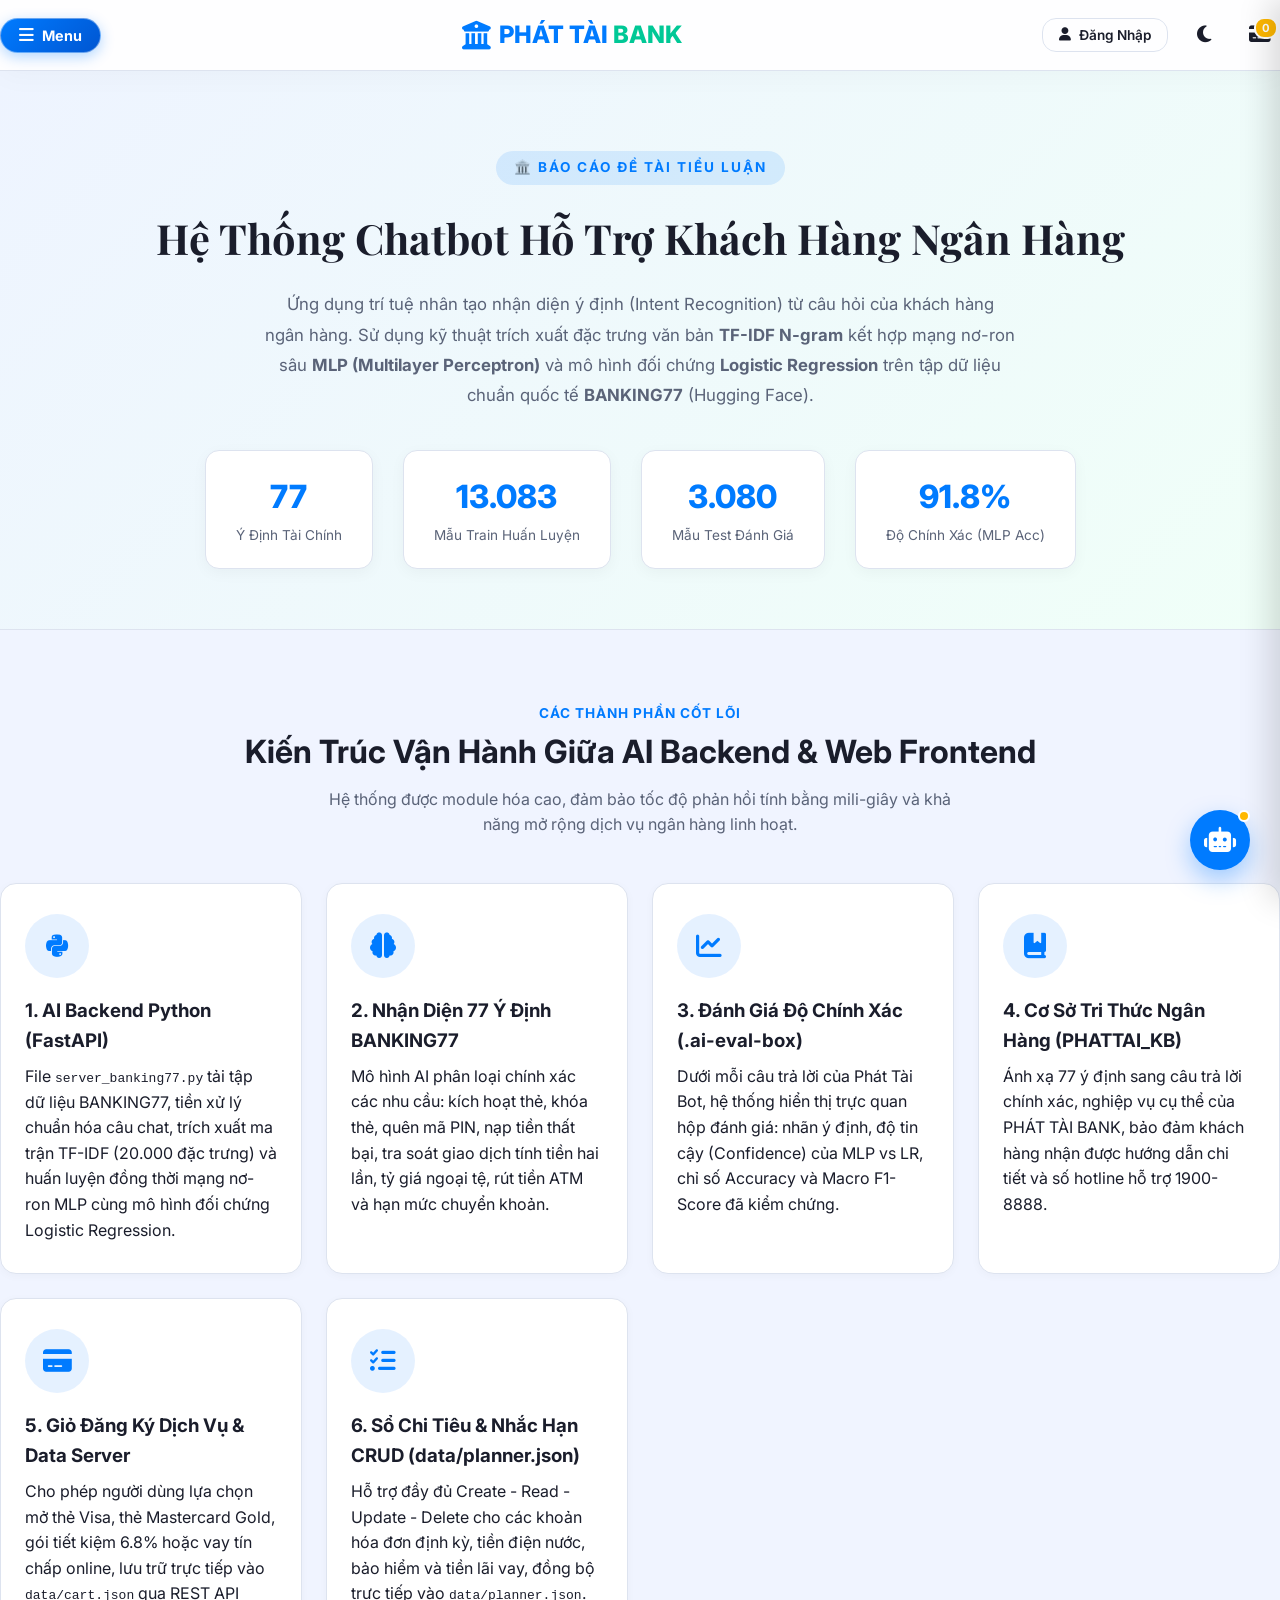
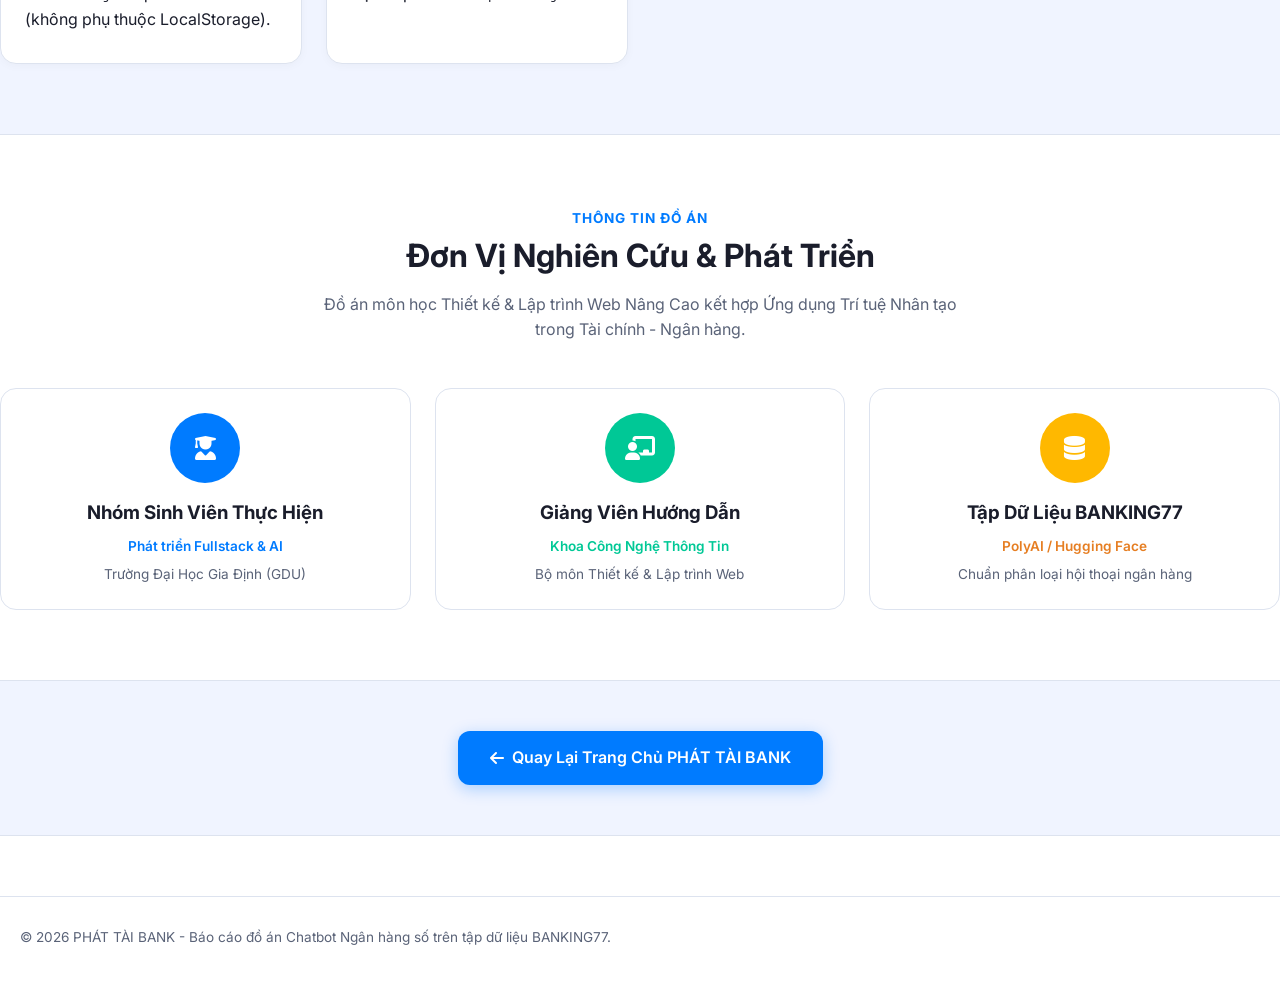
<file: phat_tai_bank/about.html>
<!DOCTYPE html>
<html lang="vi">
<head>
  <meta charset="UTF-8">
  <meta name="viewport" content="width=device-width, initial-scale=1.0">
  <title>Giới Thiệu Đồ Án AI Chatbot Ngân Hàng - PHÁT TÀI BANK</title>
  <meta name="description" content="Báo cáo đề tài Xây dựng Ứng Dụng Chatbot Nhận Diện Ý Định Từ Câu Hỏi Người Dùng dựa trên tập dữ liệu BANKING77 - PHÁT TÀI BANK.">
  <link rel="icon" href="data:image/svg+xml,<svg xmlns='http://www.w3.org/2000/svg' viewBox='0 0 100 100'><text y='.9em' font-size='90'>🏦</text></svg>">
  <link rel="preconnect" href="https://fonts.googleapis.com">
  <link rel="preconnect" href="https://fonts.gstatic.com" crossorigin>
  <link href="https://fonts.googleapis.com/css2?family=Inter:wght@300;400;500;600;700;800&family=Playfair+Display:ital,wght@0,600;0,700;1,600&display=swap" rel="stylesheet">
  <link rel="stylesheet" href="https://cdnjs.cloudflare.com/ajax/libs/font-awesome/6.4.0/css/all.min.css">
  <link rel="stylesheet" href="css/style.css">

  <style>
    .about-hero {
      background: linear-gradient(135deg, #eef4ff 0%, #f0fff8 100%);
      padding: 80px 0 60px;
      text-align: center;
      border-bottom: 1px solid var(--border-color);
    }
    body.dark-mode .about-hero {
      background: linear-gradient(135deg, #0d1528 0%, #0d1e1a 100%);
    }
    .about-hero .tag-line {
      display: inline-block;
      background: rgba(0,123,255,0.12);
      color: #007bff;
      font-size: 0.85rem;
      font-weight: 700;
      letter-spacing: 2px;
      text-transform: uppercase;
      padding: 6px 18px;
      border-radius: 20px;
      margin-bottom: 20px;
    }
    .about-hero h1 {
      font-size: 2.6rem;
      font-family: 'Playfair Display', serif;
      margin-bottom: 18px;
      color: var(--text-color);
    }
    .about-hero h1 em { color: #007bff; font-style: italic; }
    .about-hero p {
      font-size: 1.05rem;
      color: var(--text-muted);
      max-width: 750px;
      margin: 0 auto 30px;
      line-height: 1.8;
    }
    .hero-stats {
      display: flex;
      justify-content: center;
      gap: 30px;
      flex-wrap: wrap;
      margin-top: 40px;
    }
    .stat-card {
      background: var(--card-bg, #fff);
      border: 1px solid var(--border-color, #eee);
      border-radius: 14px;
      padding: 20px 30px;
      min-width: 160px;
      box-shadow: 0 4px 15px rgba(0,0,0,0.04);
    }
    .stat-card .number {
      font-size: 2rem;
      font-weight: 800;
      color: #007bff;
      display: block;
    }
    .stat-card .label { font-size: 0.85rem; color: var(--text-muted); }

    .mission-section { padding: 70px 0; }
    .section-title { text-align: center; margin-bottom: 45px; }
    .section-title h2 { font-size: 2rem; margin-bottom: 10px; }
    .section-title p { color: var(--text-muted); max-width: 650px; margin: 0 auto; }
    .mission-grid {
      display: grid;
      grid-template-columns: repeat(auto-fit, minmax(280px, 1fr));
      gap: 24px;
    }
    .mission-card {
      background: var(--card-bg, #fff);
      border: 1px solid var(--border-color, #eee);
      border-radius: 16px;
      padding: 30px 24px;
      transition: all 0.3s ease;
      box-shadow: 0 2px 10px rgba(0,0,0,0.03);
    }
    .mission-card:hover {
      transform: translateY(-5px);
      box-shadow: 0 12px 30px rgba(0,123,255,0.12);
      border-color: #007bff;
    }
    .mission-card .icon-wrap {
      width: 64px; height: 64px;
      background: rgba(0,123,255,0.1);
      color: #007bff;
      border-radius: 50%;
      display: flex; align-items: center; justify-content: center;
      font-size: 1.6rem; margin-bottom: 18px;
    }
    .back-btn {
      display: inline-flex; align-items: center; gap: 8px;
      background: #007bff; color: #fff; padding: 14px 32px;
      border-radius: 12px; font-weight: 600; text-decoration: none;
      box-shadow: 0 4px 16px rgba(0,123,255,0.3); transition: all 0.3s ease;
    }
    .back-btn:hover { background: #0056d2; transform: translateY(-3px); }
  </style>
</head>
<body>

  <!-- HEADER -->
  <header class="header">
    <div class="container nav-container">
      <div class="menu-dropdown-wrapper">
        <button class="menu-btn-header" id="menu-toggle" title="Mở menu danh mục" aria-label="Toggle Navigation Menu">
          <i class="fa-solid fa-bars"></i>
          <span>Menu</span>
        </button>

        <div class="menu-panel-dropdown" id="menu-panel-dropdown">
          <div class="menu-panel-header">
            <i class="fa-solid fa-compass"></i>
            <span>Bảng Menu Chức Năng</span>
          </div>
          <div class="menu-panel-links">
            <a href="bando.html" class="menu-panel-item"><i class="fa-solid fa-map-location-dot"></i> <span>0. Bản Đồ Chi Nhánh</span></a>
            <a href="index.html" class="menu-panel-item"><i class="fa-solid fa-house"></i> <span>1. Trang Chủ E-Banking</span></a>
            <a href="about.html" class="menu-panel-item"><i class="fa-solid fa-circle-info"></i> <span>2. Giới Thiệu Đồ Án AI</span></a>
            <a href="contact.html" class="menu-panel-item"><i class="fa-solid fa-compass"></i> <span>3. Khám Phá</span></a>
            <a href="index.html#planner" class="menu-panel-item"><i class="fa-solid fa-clipboard-list"></i> <span>4. Sổ Chi Tiêu & Hóa Đơn</span></a>
            <a href="lienhe.html" class="menu-panel-item"><i class="fa-solid fa-envelope-open-text"></i> <span>5. Hotline & Tra Soát</span></a>
            <a href="#" id="register-link-menu" class="menu-panel-item nav-item-register"><i class="fa-solid fa-user-plus"></i> <span>6. Đăng Ký E-Banking</span></a>
            <a href="#" id="chatbot-link-menu" class="menu-panel-item" onclick="document.getElementById('chatbot-toggle')?.click(); this.closest('.menu-panel-dropdown').classList.remove('active'); return false;"><i class="fa-solid fa-robot"></i> <span>7. Phát Tài Bot (AI)</span></a>
          </div>
        </div>
      </div>

      <a href="index.html" class="logo">
        <i class="fa-solid fa-building-columns" style="color: #007bff;"></i>
        <span>PHÁT TÀI <em style="color: #00c896; font-style: normal;">BANK</em></span>
      </a>

      <div class="nav-actions">
        <div id="auth-header-container" class="auth-header-container"></div>
        <button class="action-btn" id="theme-toggle" title="Chuyển chế độ sáng/tối" aria-label="Toggle Dark Mode">
          <i class="fa-solid fa-moon"></i>
        </button>
        <button class="action-btn" id="cart-toggle" title="Xem giỏ đăng ký dịch vụ" aria-label="Open Cart">
          <i class="fa-solid fa-credit-card"></i>
          <span class="badge-count" id="cart-badge">0</span>
        </button>
      </div>
    </div>
  </header>

  <main>
    <section class="about-hero">
      <div class="container">
        <span class="tag-line">🏛️ BÁO CÁO ĐỀ TÀI TIỂU LUẬN</span>
        <h1>Hệ Thống Chatbot Hỗ Trợ Khách Hàng Ngân Hàng</h1>
        <p>
          Ứng dụng trí tuệ nhân tạo nhận diện ý định (Intent Recognition) từ câu hỏi của khách hàng ngân hàng.
          Sử dụng kỹ thuật trích xuất đặc trưng văn bản <strong>TF-IDF N-gram</strong> kết hợp mạng nơ-ron sâu <strong>MLP (Multilayer Perceptron)</strong>
          và mô hình đối chứng <strong>Logistic Regression</strong> trên tập dữ liệu chuẩn quốc tế <strong>BANKING77</strong> (Hugging Face).
        </p>

        <div class="hero-stats">
          <div class="stat-card">
            <span class="number">77</span>
            <span class="label">Ý Định Tài Chính</span>
          </div>
          <div class="stat-card">
            <span class="number">13.083</span>
            <span class="label">Mẫu Train Huấn Luyện</span>
          </div>
          <div class="stat-card">
            <span class="number">3.080</span>
            <span class="label">Mẫu Test Đánh Giá</span>
          </div>
          <div class="stat-card">
            <span class="number">91.8%</span>
            <span class="label">Độ Chính Xác (MLP Acc)</span>
          </div>
        </div>
      </div>
    </section>

    <!-- KIẾN TRÚC HỆ THỐNG -->
    <section class="mission-section">
      <div class="container">
        <div class="section-title">
          <span style="color: #007bff; font-weight: 700; text-transform: uppercase; font-size: 0.85rem; letter-spacing: 1px;">CÁC THÀNH PHẦN CỐT LÕI</span>
          <h2>Kiến Trúc Vận Hành Giữa AI Backend & Web Frontend</h2>
          <p>Hệ thống được module hóa cao, đảm bảo tốc độ phản hồi tính bằng mili-giây và khả năng mở rộng dịch vụ ngân hàng linh hoạt.</p>
        </div>

        <div class="mission-grid">
          <div class="mission-card">
            <div class="icon-wrap"><i class="fa-brands fa-python"></i></div>
            <h3>1. AI Backend Python (FastAPI)</h3>
            <p>File <code>server_banking77.py</code> tải tập dữ liệu BANKING77, tiền xử lý chuẩn hóa câu chat, trích xuất ma trận TF-IDF (20.000 đặc trưng) và huấn luyện đồng thời mạng nơ-ron MLP cùng mô hình đối chứng Logistic Regression.</p>
          </div>

          <div class="mission-card">
            <div class="icon-wrap"><i class="fa-solid fa-brain"></i></div>
            <h3>2. Nhận Diện 77 Ý Định BANKING77</h3>
            <p>Mô hình AI phân loại chính xác các nhu cầu: kích hoạt thẻ, khóa thẻ, quên mã PIN, nạp tiền thất bại, tra soát giao dịch tính tiền hai lần, tỷ giá ngoại tệ, rút tiền ATM và hạn mức chuyển khoản.</p>
          </div>

          <div class="mission-card">
            <div class="icon-wrap"><i class="fa-solid fa-chart-line"></i></div>
            <h3>3. Đánh Giá Độ Chính Xác (.ai-eval-box)</h3>
            <p>Dưới mỗi câu trả lời của Phát Tài Bot, hệ thống hiển thị trực quan hộp đánh giá: nhãn ý định, độ tin cậy (Confidence) của MLP vs LR, chỉ số Accuracy và Macro F1-Score đã kiểm chứng.</p>
          </div>

          <div class="mission-card">
            <div class="icon-wrap"><i class="fa-solid fa-book-bookmark"></i></div>
            <h3>4. Cơ Sở Tri Thức Ngân Hàng (PHATTAI_KB)</h3>
            <p>Ánh xạ 77 ý định sang câu trả lời chính xác, nghiệp vụ cụ thể của PHÁT TÀI BANK, bảo đảm khách hàng nhận được hướng dẫn chi tiết và số hotline hỗ trợ 1900-8888.</p>
          </div>

          <div class="mission-card">
            <div class="icon-wrap"><i class="fa-solid fa-credit-card"></i></div>
            <h3>5. Giỏ Đăng Ký Dịch Vụ & Data Server</h3>
            <p>Cho phép người dùng lựa chọn mở thẻ Visa, thẻ Mastercard Gold, gói tiết kiệm 6.8% hoặc vay tín chấp online, lưu trữ trực tiếp vào <code>data/cart.json</code> qua REST API (không phụ thuộc LocalStorage).</p>
          </div>

          <div class="mission-card">
            <div class="icon-wrap"><i class="fa-solid fa-list-check"></i></div>
            <h3>6. Sổ Chi Tiêu & Nhắc Hạn CRUD (data/planner.json)</h3>
            <p>Hỗ trợ đầy đủ Create - Read - Update - Delete cho các khoản hóa đơn định kỳ, tiền điện nước, bảo hiểm và tiền lãi vay, đồng bộ trực tiếp vào <code>data/planner.json</code>.</p>
          </div>
        </div>
      </div>
    </section>

    <!-- ĐỘI NGŨ THỰC HIỆN -->
    <section style="background: var(--card-bg, #fff); padding: 70px 0; border-top: 1px solid var(--border-color); border-bottom: 1px solid var(--border-color);">
      <div class="container">
        <div class="section-title">
          <span style="color: #007bff; font-weight: 700; text-transform: uppercase; font-size: 0.85rem; letter-spacing: 1px;">THÔNG TIN ĐỒ ÁN</span>
          <h2>Đơn Vị Nghiên Cứu & Phát Triển</h2>
          <p>Đồ án môn học Thiết kế & Lập trình Web Nâng Cao kết hợp Ứng dụng Trí tuệ Nhân tạo trong Tài chính - Ngân hàng.</p>
        </div>

        <div style="display: grid; grid-template-columns: repeat(auto-fit, minmax(260px, 1fr)); gap: 24px; text-align: center;">
          <div style="padding: 24px; border: 1px solid var(--border-color); border-radius: 16px;">
            <div style="width: 70px; height: 70px; background: #007bff; color: #fff; border-radius: 50%; display: flex; align-items: center; justify-content: center; margin: 0 auto 15px; font-size: 1.5rem;"><i class="fa-solid fa-user-graduate"></i></div>
            <h3>Nhóm Sinh Viên Thực Hiện</h3>
            <p style="color: #007bff; font-weight: 600; font-size: 0.85rem;">Phát triển Fullstack & AI</p>
            <p style="color: var(--text-muted); font-size: 0.85rem; margin-top: 6px;">Trường Đại Học Gia Định (GDU)</p>
          </div>

          <div style="padding: 24px; border: 1px solid var(--border-color); border-radius: 16px;">
            <div style="width: 70px; height: 70px; background: #00c896; color: #fff; border-radius: 50%; display: flex; align-items: center; justify-content: center; margin: 0 auto 15px; font-size: 1.5rem;"><i class="fa-solid fa-chalkboard-user"></i></div>
            <h3>Giảng Viên Hướng Dẫn</h3>
            <p style="color: #00c896; font-weight: 600; font-size: 0.85rem;">Khoa Công Nghệ Thông Tin</p>
            <p style="color: var(--text-muted); font-size: 0.85rem; margin-top: 6px;">Bộ môn Thiết kế & Lập trình Web</p>
          </div>

          <div style="padding: 24px; border: 1px solid var(--border-color); border-radius: 16px;">
            <div style="width: 70px; height: 70px; background: #ffb800; color: #fff; border-radius: 50%; display: flex; align-items: center; justify-content: center; margin: 0 auto 15px; font-size: 1.5rem;"><i class="fa-solid fa-database"></i></div>
            <h3>Tập Dữ Liệu BANKING77</h3>
            <p style="color: #e67e22; font-weight: 600; font-size: 0.85rem;">PolyAI / Hugging Face</p>
            <p style="color: var(--text-muted); font-size: 0.85rem; margin-top: 6px;">Chuẩn phân loại hội thoại ngân hàng</p>
          </div>
        </div>
      </div>
    </section>

    <div style="text-align: center; padding: 50px 0;">
      <a href="index.html" class="back-btn">
        <i class="fa-solid fa-arrow-left"></i> Quay Lại Trang Chủ PHÁT TÀI BANK
      </a>
    </div>
  </main>

  <footer class="footer" id="footer">
    <div class="container footer-bottom" style="padding: 30px 20px; text-align:center;">
      <p>&copy; 2026 PHÁT TÀI BANK - Báo cáo đồ án Chatbot Ngân hàng số trên tập dữ liệu BANKING77.</p>
    </div>
  </footer>

  <script src="js/products.js"></script>
  <script src="js/planner.js"></script>
  <script src="js/api.js"></script>
  <script src="js/auth.js"></script>
  <script src="js/chatbot.js?v=4.0"></script>
  <script src="js/app.js"></script>
</body>
</html>
</file>
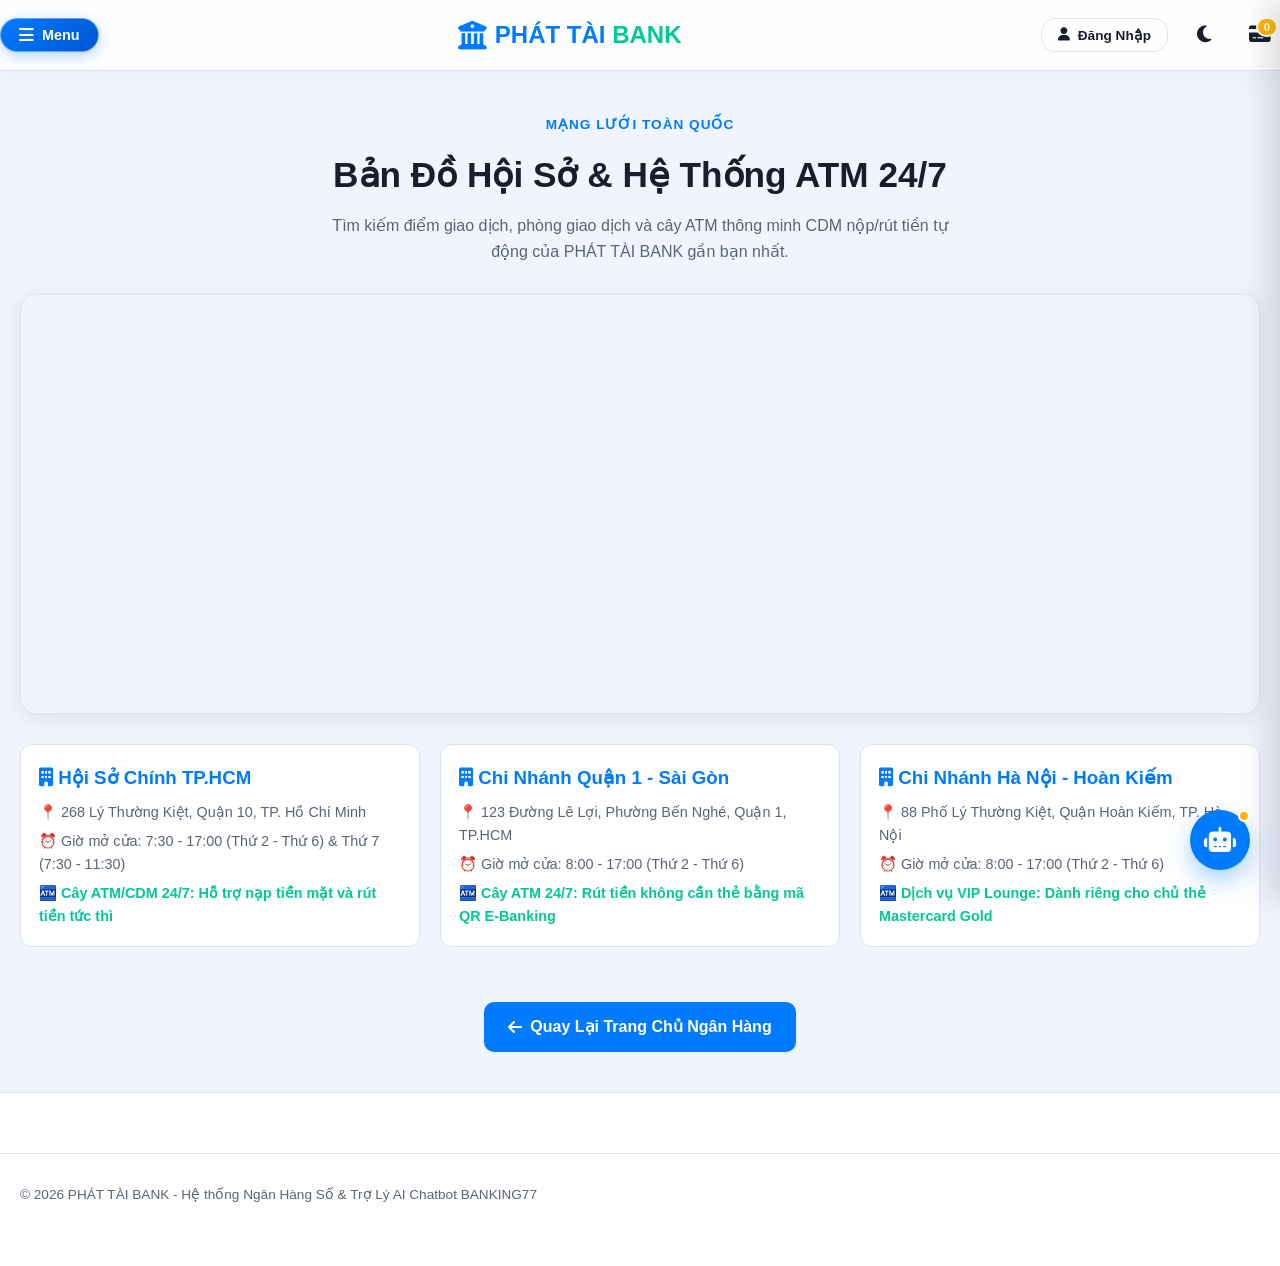
<file: phat_tai_bank/bando.html>
<!DOCTYPE html>
<html lang="vi">
<head>
  <meta charset="UTF-8">
  <meta name="viewport" content="width=device-width, initial-scale=1.0">
  <title>Bản Đồ Chi Nhánh & ATM - PHÁT TÀI BANK</title>
  <meta name="description" content="Bản đồ mạng lưới chi nhánh, phòng giao dịch và hệ thống cây ATM 24/7 của PHÁT TÀI BANK.">
  <link rel="icon" href="data:image/svg+xml,<svg xmlns='http://www.w3.org/2000/svg' viewBox='0 0 100 100'><text y='.9em' font-size='90'>🏦</text></svg>">
  <link rel="stylesheet" href="css/style.css">
  <link rel="stylesheet" href="https://cdnjs.cloudflare.com/ajax/libs/font-awesome/6.4.0/css/all.min.css">
  <style>
    .map-container { width: 100%; height: 420px; margin: 20px 0; border-radius: 16px; overflow: hidden; box-shadow: 0 4px 20px rgba(0,0,0,0.08); border: 1px solid var(--border-color); }
    .back-btn { display: inline-flex; align-items: center; gap: 8px; background: #007bff; color: #fff; padding: 12px 24px; border-radius: 10px; text-decoration: none; font-weight: 600; transition: all 0.3s ease; }
    .back-btn:hover { background: #0056d2; transform: translateY(-2px); }
    .branch-card { background: var(--card-bg, #fff); border: 1px solid var(--border-color, #eee); border-radius: 12px; padding: 18px; margin-bottom: 15px; }
  </style>
</head>
<body>
  <!-- HEADER & NAVIGATION -->
  <header class="header">
    <div class="container nav-container">
      <div class="menu-dropdown-wrapper">
        <button class="menu-btn-header" id="menu-toggle" title="Mở menu danh mục" aria-label="Toggle Navigation Menu">
          <i class="fa-solid fa-bars"></i>
          <span>Menu</span>
        </button>

        <div class="menu-panel-dropdown" id="menu-panel-dropdown">
          <div class="menu-panel-header">
            <i class="fa-solid fa-compass"></i>
            <span>Bảng Menu Chức Năng</span>
          </div>
          <div class="menu-panel-links">
            <a href="bando.html" class="menu-panel-item"><i class="fa-solid fa-map-location-dot"></i> <span>0. Bản Đồ Chi Nhánh</span></a>
            <a href="index.html" class="menu-panel-item"><i class="fa-solid fa-house"></i> <span>1. Trang Chủ E-Banking</span></a>
            <a href="about.html" class="menu-panel-item"><i class="fa-solid fa-circle-info"></i> <span>2. Giới Thiệu Đồ Án AI</span></a>
            <a href="contact.html" class="menu-panel-item"><i class="fa-solid fa-compass"></i> <span>3. Khám Phá</span></a>
            <a href="index.html#planner" class="menu-panel-item"><i class="fa-solid fa-clipboard-list"></i> <span>4. Sổ Chi Tiêu & Hóa Đơn</span></a>
            <a href="lienhe.html" class="menu-panel-item"><i class="fa-solid fa-envelope-open-text"></i> <span>5. Hotline & Tra Soát</span></a>
            <a href="#" id="register-link-menu" class="menu-panel-item nav-item-register"><i class="fa-solid fa-user-plus"></i> <span>6. Đăng Ký E-Banking</span></a>
            <a href="#" id="chatbot-link-menu" class="menu-panel-item" onclick="document.getElementById('chatbot-toggle')?.click(); this.closest('.menu-panel-dropdown').classList.remove('active'); return false;"><i class="fa-solid fa-robot"></i> <span>7. Phát Tài Bot (AI)</span></a>
          </div>
        </div>
      </div>

      <a href="index.html" class="logo">
        <i class="fa-solid fa-building-columns" style="color: #007bff;"></i>
        <span>PHÁT TÀI <em style="color: #00c896; font-style: normal;">BANK</em></span>
      </a>

      <div class="nav-actions">
        <div id="auth-header-container" class="auth-header-container"></div>
        <button class="action-btn" id="theme-toggle" title="Chuyển chế độ sáng/tối" aria-label="Toggle Dark Mode">
          <i class="fa-solid fa-moon"></i>
        </button>
        <button class="action-btn" id="cart-toggle" title="Xem giỏ đăng ký dịch vụ" aria-label="Open Cart">
          <i class="fa-solid fa-credit-card"></i>
          <span class="badge-count" id="cart-badge">0</span>
        </button>
      </div>
    </div>
  </header>

  <main class="container" style="padding: 40px 20px;">
    <div style="text-align: center; margin-bottom: 30px;">
      <span style="color: #007bff; font-weight: 700; text-transform: uppercase; font-size: 0.85rem; letter-spacing: 1px;">MẠNG LƯỚI TOÀN QUỐC</span>
      <h1 style="font-size: 2.2rem; margin: 10px 0;">Bản Đồ Hội Sở & Hệ Thống ATM 24/7</h1>
      <p style="color: var(--text-muted); max-width: 650px; margin: 0 auto;">Tìm kiếm điểm giao dịch, phòng giao dịch và cây ATM thông minh CDM nộp/rút tiền tự động của PHÁT TÀI BANK gần bạn nhất.</p>
    </div>

    <!-- Map Embed / Display -->
    <div class="map-container">
      <iframe 
        src="https://www.google.com/maps/embed?pb=!1m18!1m12!1m3!1d3919.4946681007846!2d106.65782721474937!3d10.77337429232356!2m3!1f0!2f0!3f0!3m2!1i1024!2i768!4f13.1!3m3!1m2!1s0x31752ec3c161a3fb%3A0x8ae45b117b3ce721!2zMjY4IEzDvSBUaMaw4budbmcgS2nhu4d0LCBQaMaw4budbmcgMTQsIFF14bqtbiAxMCwgVGjDoG5oIHBo4buRIEjhu5MgQ2jDrSBNaW5oLCBWaeG7h3QgTmFt!5e0!3m2!1svi!2s!4v1680000000000!5m2!1svi!2s" 
        width="100%" 
        height="100%" 
        style="border:0;" 
        allowfullscreen="" 
        loading="lazy" 
        referrerpolicy="no-referrer-when-downgrade">
      </iframe>
    </div>

    <!-- Branch List -->
    <div style="display: grid; grid-template-columns: repeat(auto-fit, minmax(300px, 1fr)); gap: 20px; margin-top: 30px;">
      <div class="branch-card">
        <h3 style="color: #007bff; margin-bottom: 8px;"><i class="fa-solid fa-building"></i> Hội Sở Chính TP.HCM</h3>
        <p style="font-size: 0.9rem; color: var(--text-muted); margin-bottom: 6px;">📍 268 Lý Thường Kiệt, Quận 10, TP. Hồ Chí Minh</p>
        <p style="font-size: 0.9rem; color: var(--text-muted); margin-bottom: 6px;">⏰ Giờ mở cửa: 7:30 - 17:00 (Thứ 2 - Thứ 6) & Thứ 7 (7:30 - 11:30)</p>
        <p style="font-size: 0.9rem; color: #00c896; font-weight: 600;">🏧 Cây ATM/CDM 24/7: Hỗ trợ nạp tiền mặt và rút tiền tức thì</p>
      </div>

      <div class="branch-card">
        <h3 style="color: #007bff; margin-bottom: 8px;"><i class="fa-solid fa-building"></i> Chi Nhánh Quận 1 - Sài Gòn</h3>
        <p style="font-size: 0.9rem; color: var(--text-muted); margin-bottom: 6px;">📍 123 Đường Lê Lợi, Phường Bến Nghé, Quận 1, TP.HCM</p>
        <p style="font-size: 0.9rem; color: var(--text-muted); margin-bottom: 6px;">⏰ Giờ mở cửa: 8:00 - 17:00 (Thứ 2 - Thứ 6)</p>
        <p style="font-size: 0.9rem; color: #00c896; font-weight: 600;">🏧 Cây ATM 24/7: Rút tiền không cần thẻ bằng mã QR E-Banking</p>
      </div>

      <div class="branch-card">
        <h3 style="color: #007bff; margin-bottom: 8px;"><i class="fa-solid fa-building"></i> Chi Nhánh Hà Nội - Hoàn Kiếm</h3>
        <p style="font-size: 0.9rem; color: var(--text-muted); margin-bottom: 6px;">📍 88 Phố Lý Thường Kiệt, Quận Hoàn Kiếm, TP. Hà Nội</p>
        <p style="font-size: 0.9rem; color: var(--text-muted); margin-bottom: 6px;">⏰ Giờ mở cửa: 8:00 - 17:00 (Thứ 2 - Thứ 6)</p>
        <p style="font-size: 0.9rem; color: #00c896; font-weight: 600;">🏧 Dịch vụ VIP Lounge: Dành riêng cho chủ thẻ Mastercard Gold</p>
      </div>
    </div>

    <div style="text-align: center; margin-top: 40px;">
      <a href="index.html" class="back-btn">
        <i class="fa-solid fa-arrow-left"></i> Quay Lại Trang Chủ Ngân Hàng
      </a>
    </div>
  </main>

  <footer class="footer" id="footer">
    <div class="container footer-bottom" style="padding: 30px 20px; text-align:center;">
      <p>&copy; 2026 PHÁT TÀI BANK - Hệ thống Ngân Hàng Số & Trợ Lý AI Chatbot BANKING77</p>
    </div>
  </footer>

  <script src="js/products.js"></script>
  <script src="js/planner.js"></script>
  <script src="js/api.js"></script>
  <script src="js/auth.js"></script>
  <script src="js/chatbot.js?v=4.0"></script>
  <script src="js/app.js"></script>
</body>
</html>
</file>
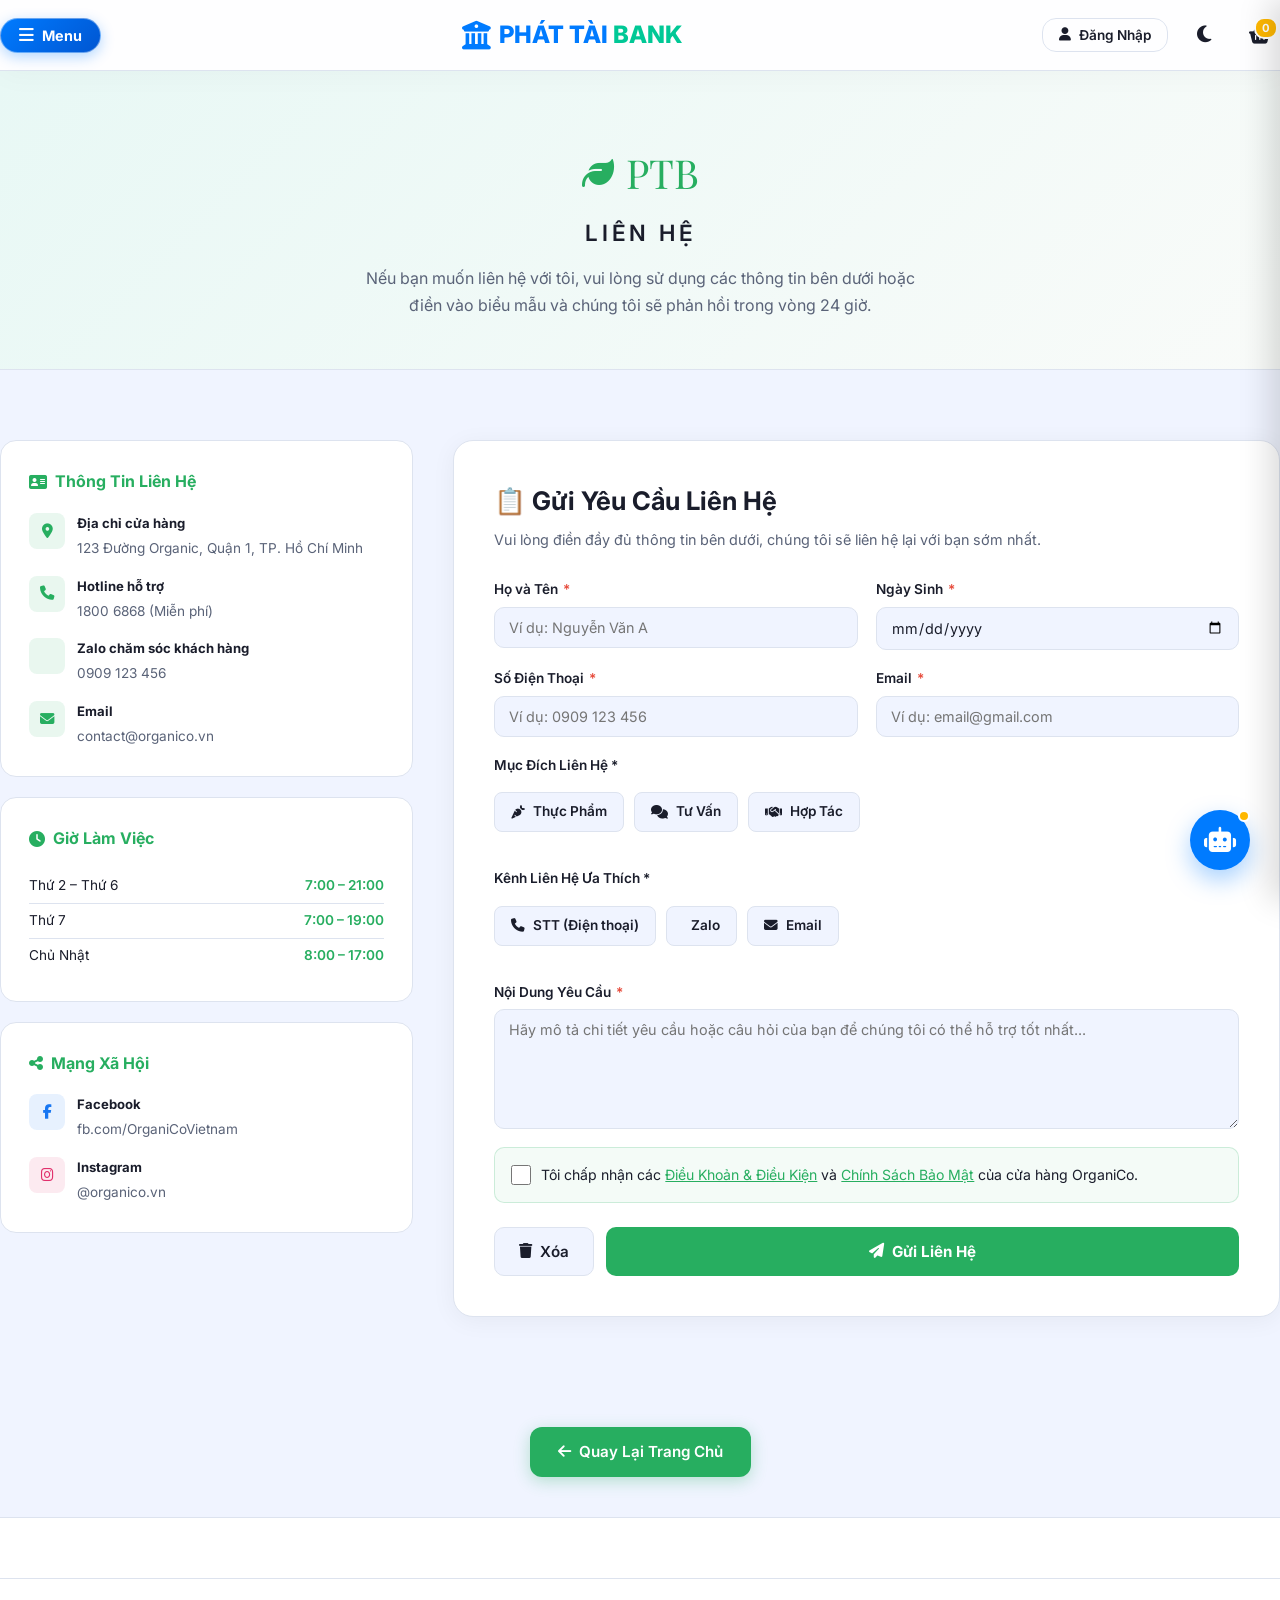
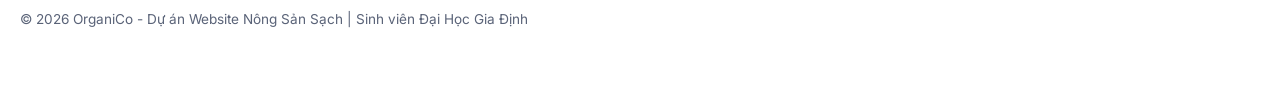
<file: phat_tai_bank/lienhe.html>
<!DOCTYPE html>
<html lang="vi">
<head>
  <meta charset="UTF-8">
  <meta name="viewport" content="width=device-width, initial-scale=1.0">
  <title>Hotline & Tra Soát Khiếu Nại - PHÁT TÀI BANK</title>
  <meta name="description" content="Liên hệ tổng đài hỗ trợ 24/7 PHÁT TÀI BANK, tra soát giao dịch thẻ, phản ánh dịch vụ và đóng góp ý kiến.">

  <link rel="icon" href="data:image/svg+xml,<svg xmlns='http://www.w3.org/2000/svg' viewBox='0 0 100 100'><text y='.9em' font-size='90'>🏦</text></svg>">
  <link rel="preconnect" href="https://fonts.googleapis.com">
  <link rel="preconnect" href="https://fonts.gstatic.com" crossorigin>
  <link href="https://fonts.googleapis.com/css2?family=Inter:wght@300;400;500;600;700;800&family=Playfair+Display:ital,wght@0,600;0,700;1,600&display=swap" rel="stylesheet">
  <link rel="stylesheet" href="https://cdnjs.cloudflare.com/ajax/libs/font-awesome/6.4.0/css/all.min.css">
  <link rel="stylesheet" href="css/style.css">

  <style>
    /* ====== LIENHE PAGE SPECIFIC STYLES ====== */
    .contact-page-hero {
      background: linear-gradient(135deg, #e8f8f5 0%, #f9fbf9 100%);
      padding: 70px 0 50px;
      text-align: center;
      border-bottom: 1px solid var(--border-color);
    }
    body.dark-mode .contact-page-hero {
      background: linear-gradient(135deg, #0e1f14 0%, #0e130f 100%);
    }
    .contact-page-hero .shop-name {
      font-size: 2.5rem;
      font-family: 'Playfair Display', serif;
      color: #27ae60;
      display: flex; align-items: center; justify-content: center; gap: 12px;
      margin-bottom: 10px;
    }
    .contact-page-hero .shop-name i { font-size: 2rem; }
    .contact-page-hero h1 {
      font-size: 1.4rem;
      font-weight: 600;
      color: var(--text-color);
      margin-bottom: 14px;
      letter-spacing: 4px;
      text-transform: uppercase;
    }
    .contact-page-hero .subtitle {
      font-size: 1rem;
      color: var(--text-muted);
      max-width: 560px;
      margin: 0 auto;
      line-height: 1.7;
    }

    /* Contact Layout */
    .contact-layout {
      display: grid;
      grid-template-columns: 1fr 2fr;
      gap: 40px;
      padding: 70px 0;
      align-items: start;
    }

    /* Info sidebar */
    .contact-info-sidebar {}
  
    .info-box {
      background: var(--card-bg);
      border: 1px solid var(--border-color);
      border-radius: 16px;
      padding: 28px;
      margin-bottom: 20px;
    }
    .info-box h3 {
      font-size: 1rem;
      color: #27ae60;
      margin-bottom: 18px;
      display: flex; align-items: center; gap: 8px;
    }
    .info-item {
      display: flex; align-items: flex-start; gap: 12px;
      margin-bottom: 16px;
      font-size: 0.9rem;
      color: var(--text-color);
    }
    .info-item:last-child { margin-bottom: 0; }
    .info-item .ii-icon {
      width: 36px; height: 36px;
      background: rgba(39,174,96,0.1);
      border-radius: 8px; flex-shrink: 0;
      display: flex; align-items: center; justify-content: center;
      color: #27ae60; font-size: 0.9rem;
    }
    .info-item strong { display: block; margin-bottom: 2px; font-size: 0.82rem; }
    .info-item span { color: var(--text-muted); font-size: 0.85rem; }
    .working-hours .hour-row {
      display: flex; justify-content: space-between;
      padding: 6px 0;
      border-bottom: 1px solid var(--border-color);
      font-size: 0.85rem;
    }
    .working-hours .hour-row:last-child { border-bottom: none; }
    .working-hours .hour-open { color: #27ae60; font-weight: 600; }

    /* Form Card */
    .contact-form-card {
      background: var(--card-bg);
      border: 1px solid var(--border-color);
      border-radius: 20px;
      padding: 40px;
      box-shadow: 0 4px 24px rgba(0,0,0,0.05);
    }
    .form-title {
      margin-bottom: 28px;
    }
    .form-title h2 { font-size: 1.6rem; margin-bottom: 6px; }
    .form-title p { color: var(--text-muted); font-size: 0.9rem; }

    /* Form groups */
    .form-row {
      display: grid;
      grid-template-columns: 1fr 1fr;
      gap: 18px;
    }
    .form-group {
      display: flex;
      flex-direction: column;
      gap: 6px;
      margin-bottom: 18px;
    }
    .form-group label {
      font-size: 0.85rem;
      font-weight: 600;
      color: var(--text-color);
    }
    .form-group label .required { color: #e74c3c; margin-left: 2px; }
    .form-group input,
    .form-group select,
    .form-group textarea {
      padding: 11px 14px;
      border: 1.5px solid var(--border-color);
      border-radius: 10px;
      background-color: var(--bg-color);
      color: var(--text-color);
      font-family: 'Inter', sans-serif;
      font-size: 0.9rem;
      outline: none;
      transition: all 0.2s ease;
      width: 100%;
    }
    .form-group input:focus,
    .form-group select:focus,
    .form-group textarea:focus {
      border-color: #27ae60;
      box-shadow: 0 0 0 3px rgba(39,174,96,0.1);
    }
    .form-group textarea {
      resize: vertical;
      min-height: 120px;
    }

    /* Radio / Checkbox groups */
    .option-group-label {
      font-size: 0.85rem;
      font-weight: 600;
      color: var(--text-color);
      margin-bottom: 10px;
    }
    .options-row {
      display: flex;
      flex-wrap: wrap;
      gap: 10px;
      margin-bottom: 18px;
    }
    .radio-option,
    .check-option {
      display: flex;
      align-items: center;
      gap: 8px;
      cursor: pointer;
      font-size: 0.88rem;
      color: var(--text-color);
    }
    .radio-option input,
    .check-option input {
      width: 18px; height: 18px;
      accent-color: #27ae60;
      cursor: pointer;
      flex-shrink: 0;
    }
    .custom-radio-btn {
      display: inline-flex;
      align-items: center;
      gap: 8px;
      padding: 8px 16px;
      border: 1.5px solid var(--border-color);
      border-radius: 8px;
      cursor: pointer;
      font-size: 0.85rem;
      color: var(--text-muted);
      transition: all 0.2s ease;
      background: var(--bg-color);
      user-select: none;
    }
    .custom-radio-btn:has(input:checked),
    .custom-radio-btn.selected {
      border-color: #27ae60;
      background: rgba(39,174,96,0.08);
      color: #27ae60;
      font-weight: 600;
    }
    .custom-radio-btn input { position: absolute; opacity: 0; width: 0; height: 0; }

    /* Terms checkbox */
    .terms-row {
      display: flex;
      align-items: flex-start;
      gap: 10px;
      padding: 16px;
      background: rgba(39,174,96,0.05);
      border: 1px solid rgba(39,174,96,0.2);
      border-radius: 10px;
      margin-bottom: 24px;
      cursor: pointer;
    }
    .terms-row input[type="checkbox"] {
      width: 20px; height: 20px;
      accent-color: #27ae60;
      cursor: pointer;
      flex-shrink: 0;
      margin-top: 1px;
    }
    .terms-row label {
      font-size: 0.88rem;
      color: var(--text-color);
      cursor: pointer;
      line-height: 1.5;
    }
    .terms-row label a { color: #27ae60; text-decoration: underline; }

    /* Form buttons */
    .form-buttons {
      display: flex;
      gap: 12px;
    }
    .btn-submit {
      flex: 1;
      background: #27ae60;
      color: #fff;
      border: none;
      padding: 14px 24px;
      border-radius: 10px;
      font-size: 0.95rem;
      font-weight: 700;
      cursor: pointer;
      display: flex; align-items: center; justify-content: center; gap: 8px;
      transition: all 0.25s ease;
      font-family: 'Inter', sans-serif;
    }
    .btn-submit:hover {
      background: #1e8449;
      transform: translateY(-2px);
      box-shadow: 0 6px 20px rgba(39,174,96,0.35);
    }
    .btn-reset {
      background: var(--bg-color);
      color: var(--text-color);
      border: 1.5px solid var(--border-color);
      padding: 14px 24px;
      border-radius: 10px;
      font-size: 0.95rem;
      font-weight: 600;
      cursor: pointer;
      display: flex; align-items: center; justify-content: center; gap: 8px;
      transition: all 0.25s ease;
      font-family: 'Inter', sans-serif;
    }
    .btn-reset:hover {
      background: var(--card-bg);
      border-color: #e74c3c;
      color: #e74c3c;
    }

    /* Success message */
    .success-toast {
      display: none;
      background: linear-gradient(135deg, #27ae60, #1e8449);
      color: #fff;
      padding: 16px 24px;
      border-radius: 12px;
      margin-top: 20px;
      text-align: center;
      font-weight: 600;
      animation: fadeIn 0.4s ease;
    }
    .success-toast i { margin-right: 8px; }

    /* Error message */
    .field-error {
      color: #e74c3c;
      font-size: 0.75rem;
      margin-top: 4px;
      display: none;
    }

    /* Back button */
    .back-btn-wrap { text-align: center; padding: 40px 0; }
    .back-btn {
      display: inline-flex; align-items: center; gap: 8px;
      background: #27ae60; color: #fff;
      padding: 13px 28px; border-radius: 12px;
      font-weight: 600; font-size: 0.95rem;
      text-decoration: none; transition: all 0.3s ease;
      box-shadow: 0 4px 16px rgba(39,174,96,0.3);
    }
    .back-btn:hover { background: #1e8449; transform: translateY(-3px); }

    @keyframes fadeIn {
      from { opacity: 0; transform: translateY(8px); }
      to { opacity: 1; transform: translateY(0); }
    }

    @media (max-width: 900px) {
      .contact-layout { grid-template-columns: 1fr; }
    }
    @media (max-width: 767px) {
      .contact-form-card { padding: 24px; }
      .form-row { grid-template-columns: 1fr; }
      .form-buttons { flex-direction: column; }
    }
  </style>
</head>
<body>

  <!-- HEADER & NAVIGATION -->
  <header class="header">
    <div class="container nav-container">
      <!-- Menu Button & Top-Left Dropdown Panel -->
      <div class="menu-dropdown-wrapper">
        <button class="menu-btn-header" id="menu-toggle" title="Mở menu danh mục" aria-label="Toggle Navigation Menu">
          <i class="fa-solid fa-bars"></i>
          <span>Menu</span>
        </button>

        <!-- Compact Menu Panel ("Bản nhỏ góc trái") -->
        <div class="menu-panel-dropdown" id="menu-panel-dropdown">
          <div class="menu-panel-header">
            <i class="fa-solid fa-compass"></i>
            <span>Bảng Menu Chức Năng</span>
          </div>
          <div class="menu-panel-links">
            <a href="bando.html" class="menu-panel-item"><i class="fa-solid fa-map-location-dot"></i> <span>0. Bản Đồ</span></a>
            <a href="index.html" class="menu-panel-item"><i class="fa-solid fa-house"></i> <span>1. Trang Chủ</span></a>
            <a href="about.html" class="menu-panel-item"><i class="fa-solid fa-circle-info"></i> <span>2. Giới Thiệu</span></a>
            <a href="contact.html" class="menu-panel-item"><i class="fa-solid fa-compass"></i> <span>3. Khám Phá</span></a>
            <a href="index.html#planner" class="menu-panel-item"><i class="fa-solid fa-clipboard-list"></i> <span>4. Kế Hoạch Mua Sắm</span></a>
            <a href="lienhe.html" class="menu-panel-item"><i class="fa-solid fa-envelope-open-text"></i> <span>5. Liên Hệ</span></a>
            <a href="#" id="register-link-menu" class="menu-panel-item nav-item-register"><i class="fa-solid fa-user-plus"></i> <span>6. Đăng Ký</span></a>
            <a href="#" id="chatbot-link-menu" class="menu-panel-item" onclick="document.getElementById('chatbot-toggle')?.click(); this.closest('.menu-panel-dropdown').classList.remove('active'); return false;"><i class="fa-solid fa-robot"></i> <span>7. AI Chatbot</span></a>
          </div>
        </div>
      </div>

      <a href="index.html" class="logo">
        <i class="fa-solid fa-building-columns" style="color: #007bff;"></i>
        <span>PHÁT TÀI <em style="color: #00c896; font-style: normal;">BANK</em></span>
      </a>

      <div class="nav-actions">
        <div id="auth-header-container" class="auth-header-container"></div>
        <button class="action-btn" id="theme-toggle" title="Chuyển chế độ sáng/tối" aria-label="Toggle Dark Mode">
          <i class="fa-solid fa-moon"></i>
        </button>
        <button class="action-btn" id="cart-toggle" title="Xem giỏ hàng" aria-label="Open Shopping Cart">
          <i class="fa-solid fa-basket-shopping"></i>
          <span class="badge-count" id="cart-badge">0</span>
        </button>
      </div>
    </div>
  </header>

  <main>
    <!-- PAGE HERO -->
    <section class="contact-page-hero">
      <div class="container">
        <div class="shop-name"><i class="fa-solid fa-leaf"></i> PTB</div>
        <h1>Liên Hệ</h1>
        <p class="subtitle">Nếu bạn muốn liên hệ với tôi, vui lòng sử dụng các thông tin bên dưới hoặc điền vào biểu mẫu và chúng tôi sẽ phản hồi trong vòng 24 giờ.</p>
      </div>
    </section>

    <div class="container">
      <div class="contact-layout">

        <!-- THÔNG TIN LIÊN HỆ (Sidebar) -->
        <aside class="contact-info-sidebar">
          <div class="info-box">
            <h3><i class="fa-solid fa-address-card"></i> Thông Tin Liên Hệ</h3>
            <div class="info-item">
              <div class="ii-icon"><i class="fa-solid fa-location-dot"></i></div>
              <div>
                <strong>Địa chỉ cửa hàng</strong>
                <span>123 Đường Organic, Quận 1, TP. Hồ Chí Minh</span>
              </div>
            </div>
            <div class="info-item">
              <div class="ii-icon"><i class="fa-solid fa-phone"></i></div>
              <div>
                <strong>Hotline hỗ trợ</strong>
                <span>1800 6868 (Miễn phí)</span>
              </div>
            </div>
            <div class="info-item">
              <div class="ii-icon"><i class="fa-brands fa-zalo"></i></div>
              <div>
                <strong>Zalo chăm sóc khách hàng</strong>
                <span>0909 123 456</span>
              </div>
            </div>
            <div class="info-item">
              <div class="ii-icon"><i class="fa-solid fa-envelope"></i></div>
              <div>
                <strong>Email</strong>
                <span>contact@organico.vn</span>
              </div>
            </div>
          </div>

          <div class="info-box">
            <h3><i class="fa-solid fa-clock"></i> Giờ Làm Việc</h3>
            <div class="working-hours">
              <div class="hour-row">
                <span>Thứ 2 – Thứ 6</span>
                <span class="hour-open">7:00 – 21:00</span>
              </div>
              <div class="hour-row">
                <span>Thứ 7</span>
                <span class="hour-open">7:00 – 19:00</span>
              </div>
              <div class="hour-row">
                <span>Chủ Nhật</span>
                <span class="hour-open">8:00 – 17:00</span>
              </div>
            </div>
          </div>

          <div class="info-box">
            <h3><i class="fa-solid fa-share-nodes"></i> Mạng Xã Hội</h3>
            <div class="info-item">
              <div class="ii-icon" style="background: rgba(24,119,242,0.1); color: #1877f2;">
                <i class="fa-brands fa-facebook-f"></i>
              </div>
              <div>
                <strong>Facebook</strong>
                <span>fb.com/OrganiCoVietnam</span>
              </div>
            </div>
            <div class="info-item">
              <div class="ii-icon" style="background: rgba(225,48,108,0.1); color: #e1306c;">
                <i class="fa-brands fa-instagram"></i>
              </div>
              <div>
                <strong>Instagram</strong>
                <span>@organico.vn</span>
              </div>
            </div>
          </div>
        </aside>

        <!-- BIỂU MẪU LIÊN HỆ -->
        <div class="contact-form-card">
          <div class="form-title">
            <h2>📋 Gửi Yêu Cầu Liên Hệ</h2>
            <p>Vui lòng điền đầy đủ thông tin bên dưới, chúng tôi sẽ liên hệ lại với bạn sớm nhất.</p>
          </div>

          <form id="contact-form" novalidate>

            <!-- Hàng 1: Họ Tên + Ngày Sinh -->
            <div class="form-row">
              <div class="form-group">
                <label for="full-name">Họ và Tên <span class="required">*</span></label>
                <input type="text" id="full-name" name="fullName" placeholder="Ví dụ: Nguyễn Văn A" required>
                <span class="field-error" id="err-name">Vui lòng nhập họ và tên.</span>
              </div>
              <div class="form-group">
                <label for="birthday">Ngày Sinh <span class="required">*</span></label>
                <input type="date" id="birthday" name="birthday" required>
                <span class="field-error" id="err-birthday">Vui lòng chọn ngày sinh.</span>
              </div>
            </div>

            <!-- Hàng 2: Số Điện Thoại + Email -->
            <div class="form-row">
              <div class="form-group">
                <label for="phone">Số Điện Thoại <span class="required">*</span></label>
                <input type="tel" id="phone" name="phone" placeholder="Ví dụ: 0909 123 456" required>
                <span class="field-error" id="err-phone">Vui lòng nhập số điện thoại hợp lệ.</span>
              </div>
              <div class="form-group">
                <label for="email">Email <span class="required">*</span></label>
                <input type="email" id="email" name="email" placeholder="Ví dụ: email@gmail.com" required>
                <span class="field-error" id="err-email">Vui lòng nhập email hợp lệ.</span>
              </div>
            </div>

            <!-- Mục đích liên hệ -->
            <div class="form-group">
              <div class="option-group-label">Mục Đích Liên Hệ <span class="required">*</span></div>
              <div class="options-row" id="purpose-group">
                <label class="custom-radio-btn">
                  <input type="radio" name="purpose" value="thucpham">
                  <i class="fa-solid fa-carrot"></i> Thực Phẩm
                </label>
                <label class="custom-radio-btn">
                  <input type="radio" name="purpose" value="tuvan">
                  <i class="fa-solid fa-comments"></i> Tư Vấn
                </label>
                <label class="custom-radio-btn">
                  <input type="radio" name="purpose" value="hopta">
                  <i class="fa-solid fa-handshake"></i> Hợp Tác
                </label>
              </div>
              <span class="field-error" id="err-purpose">Vui lòng chọn mục đích liên hệ.</span>
            </div>

            <!-- Kênh liên hệ ưa thích -->
            <div class="form-group">
              <div class="option-group-label">Kênh Liên Hệ Ưa Thích <span class="required">*</span></div>
              <div class="options-row" id="channel-group">
                <label class="custom-radio-btn">
                  <input type="radio" name="channel" value="stt">
                  <i class="fa-solid fa-phone"></i> STT (Điện thoại)
                </label>
                <label class="custom-radio-btn">
                  <input type="radio" name="channel" value="zalo">
                  <i class="fa-brands fa-zalo"></i> Zalo
                </label>
                <label class="custom-radio-btn">
                  <input type="radio" name="channel" value="email">
                  <i class="fa-solid fa-envelope"></i> Email
                </label>
              </div>
              <span class="field-error" id="err-channel">Vui lòng chọn kênh liên hệ.</span>
            </div>

            <!-- Nội dung yêu cầu -->
            <div class="form-group">
              <label for="content">Nội Dung Yêu Cầu <span class="required">*</span></label>
              <textarea id="content" name="content" placeholder="Hãy mô tả chi tiết yêu cầu hoặc câu hỏi của bạn để chúng tôi có thể hỗ trợ tốt nhất..." required></textarea>
              <span class="field-error" id="err-content">Vui lòng nhập nội dung yêu cầu.</span>
            </div>

            <!-- Điều khoản -->
            <div class="terms-row" id="terms-row">
              <input type="checkbox" id="terms-check" name="terms" required>
              <label for="terms-check">
                Tôi chấp nhận các <a href="#" onclick="return false;">Điều Khoản & Điều Kiện</a> và
                <a href="#" onclick="return false;">Chính Sách Bảo Mật</a> của cửa hàng OrganiCo.
              </label>
            </div>
            <span class="field-error" id="err-terms" style="margin-top: -14px; margin-bottom: 16px; display: none;"></span>

            <!-- Nút hành động -->
            <div class="form-buttons">
              <button type="reset" class="btn-reset" id="btn-reset">
                <i class="fa-solid fa-trash"></i> Xóa
              </button>
              <button type="submit" class="btn-submit" id="btn-submit">
                <i class="fa-solid fa-paper-plane"></i> Gửi Liên Hệ
              </button>
            </div>

            <!-- Toast thành công -->
            <div class="success-toast" id="success-toast">
              <i class="fa-solid fa-circle-check"></i>
              Gửi thành công! Chúng tôi sẽ liên hệ lại với bạn trong vòng 24 giờ. Cảm ơn bạn! 💚
            </div>

          </form>
        </div>
      </div><!-- /.contact-layout -->

      <!-- NÚT QUAY LẠI -->
      <div class="back-btn-wrap">
        <a href="index.html" class="back-btn">
          <i class="fa-solid fa-arrow-left"></i>
          Quay Lại Trang Chủ
        </a>
      </div>
    </div><!-- /.container -->
  </main>

  <!-- FOOTER -->
  <footer class="footer">
    <div class="container footer-bottom" style="padding: 30px 20px; text-align:center;">
      <p>&copy; 2026 OrganiCo - Dự án Website Nông Sản Sạch | Sinh viên Đại Học Gia Định</p>
    </div>
  </footer>

  <script>
    // =============================================
    // THEME TOGGLE
    // =============================================
    const themeToggle = document.getElementById('theme-toggle');
    const themeIcon = themeToggle ? themeToggle.querySelector('i') : null;
    const savedTheme = localStorage.getItem('organico_theme') || 'light';
    if (savedTheme === 'dark') {
      document.body.classList.add('dark-mode');
      if (themeIcon) themeIcon.className = 'fa-solid fa-sun';
    }
    if (themeToggle) {
      themeToggle.addEventListener('click', () => {
        const isDark = document.body.classList.toggle('dark-mode');
        localStorage.setItem('organico_theme', isDark ? 'dark' : 'light');
        if (themeIcon) themeIcon.className = isDark ? 'fa-solid fa-sun' : 'fa-solid fa-moon';
      });
    }

    // =============================================
    // RADIO BUTTON VISUAL SELECTION
    // =============================================
    document.querySelectorAll('.custom-radio-btn input[type="radio"]').forEach(radio => {
      radio.addEventListener('change', () => {
        // Xóa trạng thái selected của tất cả nút cùng nhóm
        const groupName = radio.getAttribute('name');
        document.querySelectorAll(`.custom-radio-btn input[name="${groupName}"]`).forEach(r => {
          r.closest('.custom-radio-btn').classList.remove('selected');
        });
        // Thêm selected cho nút được chọn
        radio.closest('.custom-radio-btn').classList.add('selected');
      });
    });

    // =============================================
    // FORM VALIDATION & SUBMIT
    // =============================================
    const form = document.getElementById('contact-form');

    // Hàm hiển thị lỗi
    function showError(id, show = true) {
      const el = document.getElementById(id);
      if (el) el.style.display = show ? 'block' : 'none';
    }

    // Hàm highlight input lỗi
    function highlightInput(el, hasError) {
      if (!el) return;
      el.style.borderColor = hasError ? '#e74c3c' : '';
      el.style.boxShadow = hasError ? '0 0 0 3px rgba(231,76,60,0.1)' : '';
    }

    form.addEventListener('submit', function(e) {
      e.preventDefault();
      let isValid = true;

      // Xóa tất cả lỗi cũ
      document.querySelectorAll('.field-error').forEach(el => el.style.display = 'none');
      document.querySelectorAll('input, select, textarea').forEach(el => {
        el.style.borderColor = '';
        el.style.boxShadow = '';
      });

      // Validate Họ Tên
      const fullName = document.getElementById('full-name');
      if (!fullName.value.trim() || fullName.value.trim().length < 2) {
        showError('err-name');
        highlightInput(fullName, true);
        isValid = false;
      }

      // Validate Ngày Sinh
      const birthday = document.getElementById('birthday');
      if (!birthday.value) {
        showError('err-birthday');
        highlightInput(birthday, true);
        isValid = false;
      }

      // Validate Số Điện Thoại
      const phone = document.getElementById('phone');
      const phoneRegex = /^(0|\+84)[0-9]{8,10}$/;
      if (!phone.value.trim() || !phoneRegex.test(phone.value.replace(/\s/g, ''))) {
        showError('err-phone');
        highlightInput(phone, true);
        isValid = false;
      }

      // Validate Email
      const email = document.getElementById('email');
      const emailRegex = /^[^\s@]+@[^\s@]+\.[^\s@]+$/;
      if (!email.value.trim() || !emailRegex.test(email.value)) {
        showError('err-email');
        highlightInput(email, true);
        isValid = false;
      }

      // Validate Mục đích
      const purpose = document.querySelector('input[name="purpose"]:checked');
      if (!purpose) {
        showError('err-purpose');
        isValid = false;
      }

      // Validate Kênh liên hệ
      const channel = document.querySelector('input[name="channel"]:checked');
      if (!channel) {
        showError('err-channel');
        isValid = false;
      }

      // Validate Nội dung
      const content = document.getElementById('content');
      if (!content.value.trim() || content.value.trim().length < 10) {
        showError('err-content');
        highlightInput(content, true);
        isValid = false;
      }

      // Validate Điều khoản
      const terms = document.getElementById('terms-check');
      if (!terms.checked) {
        const errTerms = document.getElementById('err-terms');
        errTerms.textContent = 'Vui lòng đồng ý với điều khoản của cửa hàng.';
        errTerms.style.display = 'block';
        document.getElementById('terms-row').style.borderColor = '#e74c3c';
        isValid = false;
      }

      // Nếu tất cả hợp lệ → gửi (mô phỏng)
      if (isValid) {
        const submitBtn = document.getElementById('btn-submit');
        submitBtn.disabled = true;
        submitBtn.innerHTML = '<i class="fa-solid fa-spinner fa-spin"></i> Đang gửi...';

        // Mô phỏng gửi dữ liệu trong 1.5 giây
        setTimeout(() => {
          form.reset();
          document.querySelectorAll('.custom-radio-btn').forEach(el => el.classList.remove('selected'));
          document.getElementById('terms-row').style.borderColor = '';

          const toast = document.getElementById('success-toast');
          toast.style.display = 'block';
          toast.scrollIntoView({ behavior: 'smooth', block: 'center' });

          submitBtn.disabled = false;
          submitBtn.innerHTML = '<i class="fa-solid fa-paper-plane"></i> Gửi Liên Hệ';

          // Ẩn toast sau 6 giây
          setTimeout(() => { toast.style.display = 'none'; }, 6000);
        }, 1500);
      }
    });

    // Reset button xóa lỗi
    document.getElementById('btn-reset').addEventListener('click', () => {
      setTimeout(() => {
        document.querySelectorAll('.field-error').forEach(el => el.style.display = 'none');
        document.querySelectorAll('input, select, textarea').forEach(el => {
          el.style.borderColor = '';
          el.style.boxShadow = '';
        });
        document.querySelectorAll('.custom-radio-btn').forEach(el => el.classList.remove('selected'));
        document.getElementById('terms-row').style.borderColor = '';
        document.getElementById('success-toast').style.display = 'none';
      }, 10);
    });
  </script>

  <!-- JAVASCRIPT SOURCES -->
  <script src="js/products.js"></script>
  <script src="js/planner.js"></script>
  <script src="js/api.js"></script>
  <script src="js/auth.js"></script>
  <script src="js/chatbot.js?v=4.0"></script>
  <script src="js/app.js"></script>
</body>
</html>
</file>
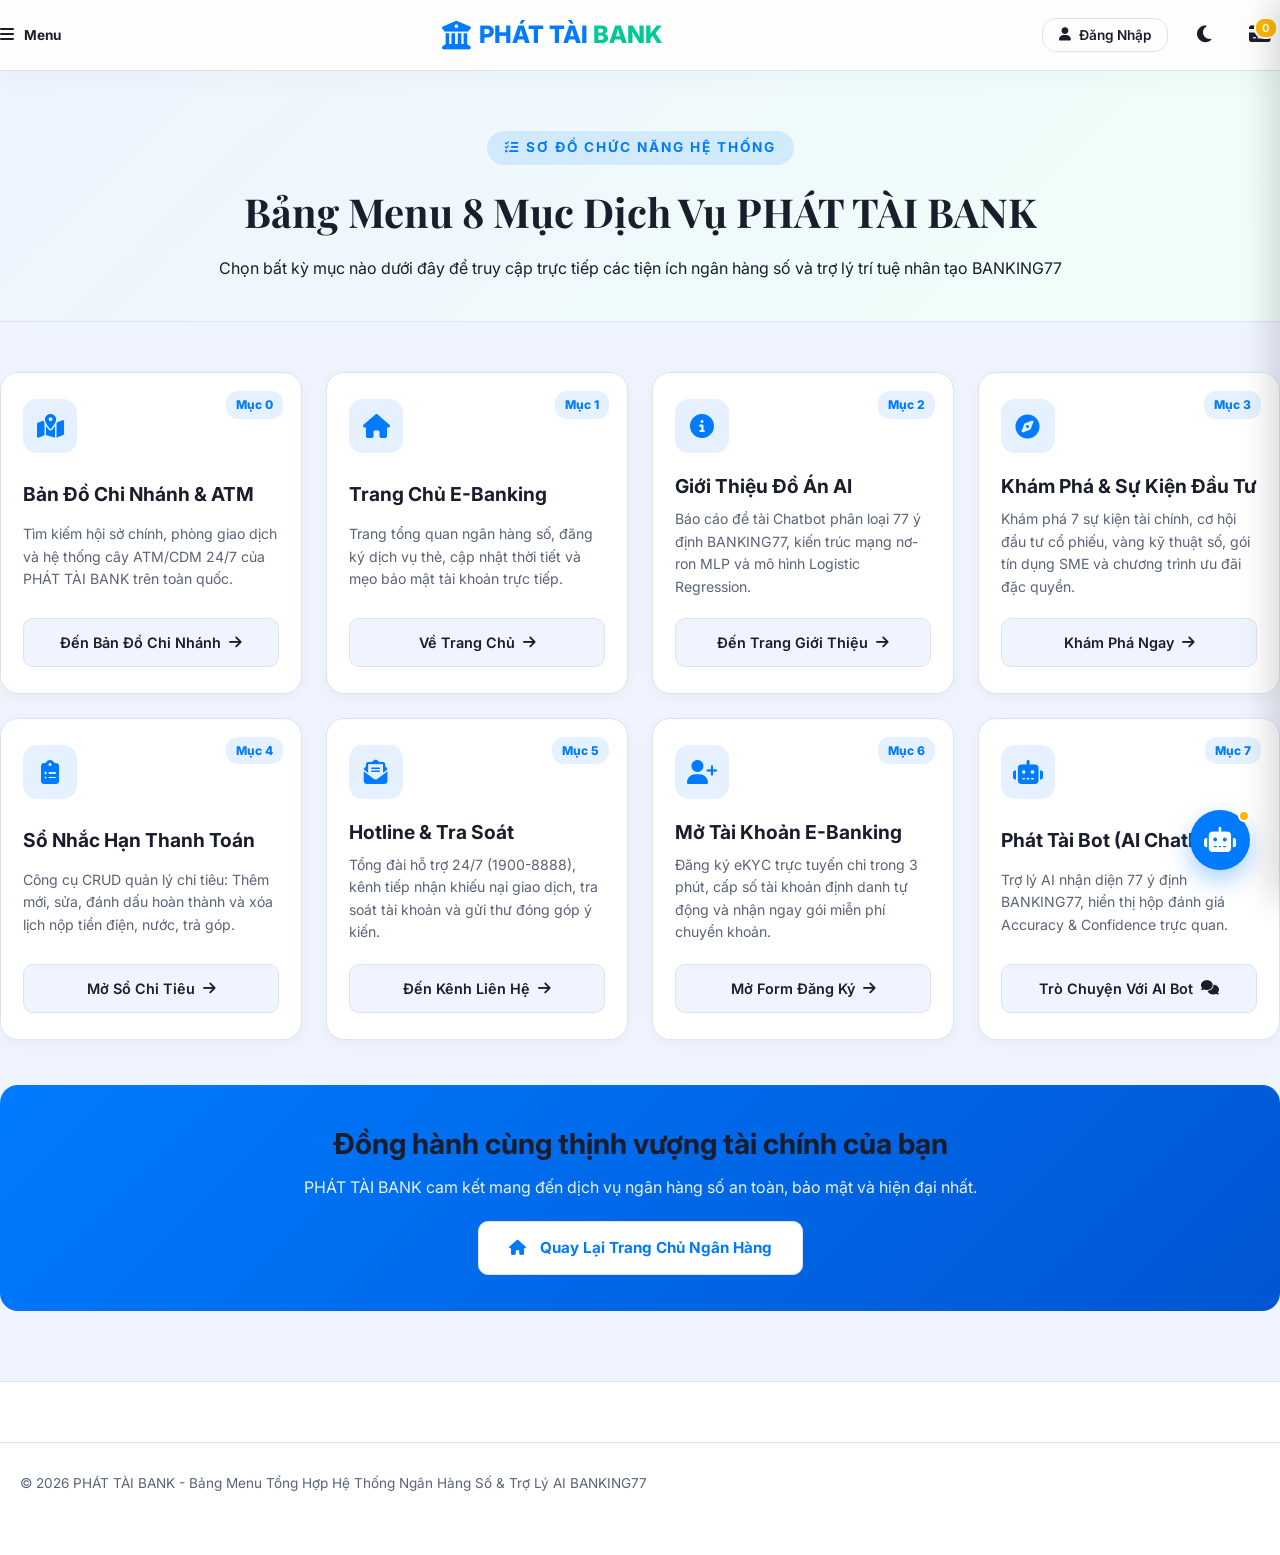
<file: phat_tai_bank/menu.html>
<!DOCTYPE html>
<html lang="vi">
<head>
  <meta charset="UTF-8">
  <meta name="viewport" content="width=device-width, initial-scale=1.0">
  <title>Menu Danh Mục - PHÁT TÀI BANK | Tất Cả Mục & Chức Năng</title>
  <meta name="description" content="Menu tổng hợp 8 trang chức năng chính của hệ thống Ngân Hàng Số PHÁT TÀI BANK và Trợ Lý AI BANKING77.">
  <link rel="icon" href="data:image/svg+xml,<svg xmlns='http://www.w3.org/2000/svg' viewBox='0 0 100 100'><text y='.9em' font-size='90'>🏦</text></svg>">
  <link rel="preconnect" href="https://fonts.googleapis.com">
  <link rel="preconnect" href="https://fonts.gstatic.com" crossorigin>
  <link href="https://fonts.googleapis.com/css2?family=Inter:wght@300;400;500;600;700;800&family=Playfair+Display:ital,wght@0,600;0,700;1,600&display=swap" rel="stylesheet">
  <link rel="stylesheet" href="https://cdnjs.cloudflare.com/ajax/libs/font-awesome/6.4.0/css/all.min.css">
  <link rel="stylesheet" href="css/style.css">

  <style>
    .menu-page-hero {
      background: linear-gradient(135deg, #eef4ff 0%, #f0fff8 100%);
      padding: 60px 0 40px;
      text-align: center;
      border-bottom: 1px solid var(--border-color);
    }
    body.dark-mode .menu-page-hero {
      background: linear-gradient(135deg, #0d1528 0%, #0d1e1a 100%);
    }
    .badge-menu {
      display: inline-block;
      background: rgba(0, 123, 255, 0.12);
      color: #007bff;
      font-size: 0.85rem;
      font-weight: 700;
      letter-spacing: 2px;
      text-transform: uppercase;
      padding: 6px 18px;
      border-radius: 20px;
      margin-bottom: 15px;
    }
    .menu-page-hero h1 {
      font-size: 2.5rem;
      font-family: 'Playfair Display', serif;
      color: var(--text-color);
      margin-bottom: 12px;
    }
    .menu-grid-section { padding: 50px 0 70px; }
    .menu-board-grid {
      display: grid;
      grid-template-columns: repeat(auto-fill, minmax(280px, 1fr));
      gap: 24px;
    }
    .menu-card {
      background-color: var(--card-bg, #fff);
      border: 1px solid var(--border-color, #eee);
      border-radius: 18px;
      padding: 26px 22px;
      display: flex;
      flex-direction: column;
      justify-content: space-between;
      box-shadow: 0 4px 15px rgba(0,0,0,0.04);
      transition: all 0.3s ease;
      position: relative;
    }
    .menu-card:hover {
      transform: translateY(-5px);
      box-shadow: 0 15px 35px rgba(0, 123, 255, 0.15);
      border-color: #007bff;
    }
    .card-index-badge {
      position: absolute;
      top: 18px; right: 18px;
      background: rgba(0, 123, 255, 0.1);
      color: #007bff;
      font-size: 0.75rem;
      font-weight: 800;
      padding: 4px 10px;
      border-radius: 12px;
    }
    .icon-box {
      width: 54px; height: 54px;
      border-radius: 14px;
      background: rgba(0, 123, 255, 0.1);
      color: #007bff;
      display: flex; align-items: center; justify-content: center;
      font-size: 1.5rem;
      margin-bottom: 18px;
      transition: all 0.3s ease;
    }
    .menu-card:hover .icon-box {
      background: #007bff;
      color: #fff;
    }
    .card-action-btn {
      display: inline-flex;
      align-items: center; justify-content: center; gap: 8px;
      width: 100%; padding: 12px;
      background-color: var(--bg-color);
      color: var(--text-color);
      border: 1px solid var(--border-color);
      border-radius: 10px; font-weight: 600; font-size: 0.9rem;
      text-decoration: none; transition: all 0.25s ease;
    }
    .menu-card:hover .card-action-btn {
      background-color: #007bff;
      color: #fff;
      border-color: #007bff;
    }
    .back-home-banner {
      background: linear-gradient(135deg, #007bff 0%, #0056d2 100%);
      border-radius: 18px;
      padding: 36px;
      text-align: center;
      color: #fff;
      margin-top: 45px;
    }
  </style>
</head>
<body>

  <!-- HEADER -->
  <header class="header">
    <div class="container nav-container">
      <a href="menu.html" class="action-btn menu-toggle-btn active" id="menu-toggle" title="Menu Danh Mục" aria-label="Toggle Navigation Menu">
        <i class="fa-solid fa-bars"></i>
        <span style="font-size: 0.85rem; font-weight: 700; margin-left: 6px;">Menu</span>
      </a>

      <a href="index.html" class="logo">
        <i class="fa-solid fa-building-columns" style="color: #007bff;"></i>
        <span>PHÁT TÀI <em style="color: #00c896; font-style: normal;">BANK</em></span>
      </a>

      <div class="nav-actions">
        <div id="auth-header-container" class="auth-header-container"></div>
        <button class="action-btn" id="theme-toggle" title="Chuyển chế độ sáng/tối" aria-label="Toggle Dark Mode">
          <i class="fa-solid fa-moon"></i>
        </button>
        <button class="action-btn" id="cart-toggle" title="Xem giỏ đăng ký dịch vụ" aria-label="Open Cart">
          <i class="fa-solid fa-credit-card"></i>
          <span class="badge-count" id="cart-badge">0</span>
        </button>
      </div>
    </div>
  </header>

  <main>
    <section class="menu-page-hero">
      <div class="container">
        <span class="badge-menu"><i class="fa-solid fa-list-check"></i> SƠ ĐỒ CHỨC NĂNG HỆ THỐNG</span>
        <h1>Bảng Menu 8 Mục Dịch Vụ PHÁT TÀI BANK</h1>
        <p>Chọn bất kỳ mục nào dưới đây để truy cập trực tiếp các tiện ích ngân hàng số và trợ lý trí tuệ nhân tạo BANKING77</p>
      </div>
    </section>

    <section class="menu-grid-section">
      <div class="container">
        <div class="menu-board-grid">
          
          <!-- MỤC 0 -->
          <div class="menu-card">
            <span class="card-index-badge">Mục 0</span>
            <div class="icon-box"><i class="fa-solid fa-map-location-dot"></i></div>
            <h3 style="font-size: 1.2rem; margin-bottom: 6px;">Bản Đồ Chi Nhánh & ATM</h3>
            <p style="font-size: 0.88rem; color: var(--text-muted); line-height: 1.6; margin-bottom: 20px;">Tìm kiếm hội sở chính, phòng giao dịch và hệ thống cây ATM/CDM 24/7 của PHÁT TÀI BANK trên toàn quốc.</p>
            <a href="bando.html" class="card-action-btn">
              <span>Đến Bản Đồ Chi Nhánh</span>
              <i class="fa-solid fa-arrow-right"></i>
            </a>
          </div>

          <!-- MỤC 1 -->
          <div class="menu-card">
            <span class="card-index-badge">Mục 1</span>
            <div class="icon-box"><i class="fa-solid fa-house"></i></div>
            <h3 style="font-size: 1.2rem; margin-bottom: 6px;">Trang Chủ E-Banking</h3>
            <p style="font-size: 0.88rem; color: var(--text-muted); line-height: 1.6; margin-bottom: 20px;">Trang tổng quan ngân hàng số, đăng ký dịch vụ thẻ, cập nhật thời tiết và mẹo bảo mật tài khoản trực tiếp.</p>
            <a href="index.html" class="card-action-btn">
              <span>Về Trang Chủ</span>
              <i class="fa-solid fa-arrow-right"></i>
            </a>
          </div>

          <!-- MỤC 2 -->
          <div class="menu-card">
            <span class="card-index-badge">Mục 2</span>
            <div class="icon-box"><i class="fa-solid fa-circle-info"></i></div>
            <h3 style="font-size: 1.2rem; margin-bottom: 6px;">Giới Thiệu Đồ Án AI</h3>
            <p style="font-size: 0.88rem; color: var(--text-muted); line-height: 1.6; margin-bottom: 20px;">Báo cáo đề tài Chatbot phân loại 77 ý định BANKING77, kiến trúc mạng nơ-ron MLP và mô hình Logistic Regression.</p>
            <a href="about.html" class="card-action-btn">
              <span>Đến Trang Giới Thiệu</span>
              <i class="fa-solid fa-arrow-right"></i>
            </a>
          </div>

          <!-- MỤC 3 -->
          <div class="menu-card">
            <span class="card-index-badge">Mục 3</span>
            <div class="icon-box"><i class="fa-solid fa-compass"></i></div>
            <h3 style="font-size: 1.2rem; margin-bottom: 6px;">Khám Phá & Sự Kiện Đầu Tư</h3>
            <p style="font-size: 0.88rem; color: var(--text-muted); line-height: 1.6; margin-bottom: 20px;">Khám phá 7 sự kiện tài chính, cơ hội đầu tư cổ phiếu, vàng kỹ thuật số, gói tín dụng SME và chương trình ưu đãi đặc quyền.</p>
            <a href="contact.html" class="card-action-btn">
              <span>Khám Phá Ngay</span>
              <i class="fa-solid fa-arrow-right"></i>
            </a>
          </div>

          <!-- MỤC 4 -->
          <div class="menu-card">
            <span class="card-index-badge">Mục 4</span>
            <div class="icon-box"><i class="fa-solid fa-clipboard-list"></i></div>
            <h3 style="font-size: 1.2rem; margin-bottom: 6px;">Sổ Nhắc Hạn Thanh Toán</h3>
            <p style="font-size: 0.88rem; color: var(--text-muted); line-height: 1.6; margin-bottom: 20px;">Công cụ CRUD quản lý chi tiêu: Thêm mới, sửa, đánh dấu hoàn thành và xóa lịch nộp tiền điện, nước, trả góp.</p>
            <a href="index.html#planner" class="card-action-btn">
              <span>Mở Sổ Chi Tiêu</span>
              <i class="fa-solid fa-arrow-right"></i>
            </a>
          </div>

          <!-- MỤC 5 -->
          <div class="menu-card">
            <span class="card-index-badge">Mục 5</span>
            <div class="icon-box"><i class="fa-solid fa-envelope-open-text"></i></div>
            <h3 style="font-size: 1.2rem; margin-bottom: 6px;">Hotline & Tra Soát</h3>
            <p style="font-size: 0.88rem; color: var(--text-muted); line-height: 1.6; margin-bottom: 20px;">Tổng đài hỗ trợ 24/7 (1900-8888), kênh tiếp nhận khiếu nại giao dịch, tra soát tài khoản và gửi thư đóng góp ý kiến.</p>
            <a href="lienhe.html" class="card-action-btn">
              <span>Đến Kênh Liên Hệ</span>
              <i class="fa-solid fa-arrow-right"></i>
            </a>
          </div>

          <!-- MỤC 6 -->
          <div class="menu-card">
            <span class="card-index-badge">Mục 6</span>
            <div class="icon-box"><i class="fa-solid fa-user-plus"></i></div>
            <h3 style="font-size: 1.2rem; margin-bottom: 6px;">Mở Tài Khoản E-Banking</h3>
            <p style="font-size: 0.88rem; color: var(--text-muted); line-height: 1.6; margin-bottom: 20px;">Đăng ký eKYC trực tuyến chỉ trong 3 phút, cấp số tài khoản định danh tự động và nhận ngay gói miễn phí chuyển khoản.</p>
            <a href="#" id="register-link" class="card-action-btn nav-item-register">
              <span>Mở Form Đăng Ký</span>
              <i class="fa-solid fa-arrow-right"></i>
            </a>
          </div>

          <!-- MỤC 7 -->
          <div class="menu-card">
            <span class="card-index-badge">Mục 7</span>
            <div class="icon-box"><i class="fa-solid fa-robot"></i></div>
            <h3 style="font-size: 1.2rem; margin-bottom: 6px;">Phát Tài Bot (AI Chatbot)</h3>
            <p style="font-size: 0.88rem; color: var(--text-muted); line-height: 1.6; margin-bottom: 20px;">Trợ lý AI nhận diện 77 ý định BANKING77, hiển thị hộp đánh giá Accuracy & Confidence trực quan.</p>
            <a href="#" onclick="if(window.toggleChatbot) window.toggleChatbot(); return false;" class="card-action-btn">
              <span>Trò Chuyện Với AI Bot</span>
              <i class="fa-solid fa-comments"></i>
            </a>
          </div>

        </div>

        <div class="back-home-banner">
          <h2 style="font-size: 1.8rem; margin-bottom: 8px;">Đồng hành cùng thịnh vượng tài chính của bạn</h2>
          <p style="opacity: 0.9; margin-bottom: 20px;">PHÁT TÀI BANK cam kết mang đến dịch vụ ngân hàng số an toàn, bảo mật và hiện đại nhất.</p>
          <a href="index.html" class="btn btn-secondary" style="background: #ffffff; color: #007bff; font-weight: 700; padding: 14px 30px; border-radius: 10px; text-decoration: none;">
            <i class="fa-solid fa-house" style="margin-right: 6px;"></i> Quay Lại Trang Chủ Ngân Hàng
          </a>
        </div>
      </div>
    </section>
  </main>

  <footer class="footer" id="footer">
    <div class="container footer-bottom" style="padding: 30px 20px; text-align:center;">
      <p>&copy; 2026 PHÁT TÀI BANK - Bảng Menu Tổng Hợp Hệ Thống Ngân Hàng Số & Trợ Lý AI BANKING77</p>
    </div>
  </footer>

  <script src="js/products.js"></script>
  <script src="js/planner.js"></script>
  <script src="js/api.js"></script>
  <script src="js/auth.js"></script>
  <script src="js/chatbot.js?v=4.0"></script>
  <script src="js/app.js"></script>
</body>
</html>
</file>
<file: phat_tai_bank/css/style.css>
:root {
  --bg-color: #f0f4ff;
  --card-bg: #ffffff;
  --text-color: #1a1d2b;
  --text-muted: #5a6378;
  --border-color: #dde3ef;
  --header-bg: rgba(255, 255, 255, 0.9);
  --input-bg: #ffffff;
  --shadow-color: rgba(0, 123, 255, 0.08);
  --glass-bg: rgba(255, 255, 255, 0.85);
  --glass-border: rgba(0, 123, 255, 0.15);
  --color-primary: #007bff;
  --color-accent: #00c896;
}

body.dark-mode {
  --bg-color: #0d1117;
  --card-bg: #161b22;
  --text-color: #e6edf3;
  --text-muted: #8b949e;
  --border-color: #21262d;
  --header-bg: rgba(22, 27, 34, 0.9);
  --input-bg: #1c2128;
  --shadow-color: rgba(0, 0, 0, 0.5);
  --glass-bg: rgba(22, 27, 34, 0.85);
  --glass-border: rgba(255, 255, 255, 0.1);
  --color-primary: #007bff;
  --color-accent: #00c896;
}

* {
  box-sizing: border-box;
  margin: 0;
  padding: 0;
}

body {
  font-family: "Inter", sans-serif;
  background-color: var(--bg-color);
  color: var(--text-color);
  line-height: 1.6;
  transition: background-color 0.3s ease, color 0.3s ease;
  overflow-x: hidden;
}
body::-webkit-scrollbar {
  width: 8px;
  height: 8px;
}
body::-webkit-scrollbar-track {
  background: transparent;
}
body::-webkit-scrollbar-thumb {
  background: #007bff;
  border-radius: 8px;
}

h1, h2, h3, h4, h5, h6 {
  font-family: "Inter", sans-serif;
  font-weight: 700;
  color: var(--text-color);
  margin-bottom: 0.5rem;
}

.heading-fancy {
  font-family: "Playfair Display", serif;
  font-style: italic;
  font-weight: 600;
  color: #007bff;
}

a {
  color: inherit;
  text-decoration: none;
  transition: all 0.2s ease;
}

button {
  font-family: "Inter", sans-serif;
  cursor: pointer;
  border: none;
  outline: none;
}

input, select, textarea {
  font-family: "Inter", sans-serif;
}

/* ==========================================
   1. HEADER & NAVIGATION
   ========================================== */
.header {
  position: sticky;
  top: 0;
  z-index: 100;
  background: var(--header-bg);
  backdrop-filter: blur(12px);
  -webkit-backdrop-filter: blur(12px);
  border-bottom: 1px solid var(--border-color);
  box-shadow: 0 4px 30px rgba(0, 0, 0, 0.03);
  transition: background 0.3s ease, border 0.3s ease;
}
.header .nav-container {
  display: flex;
  justify-content: space-between;
  align-items: center;
  flex-direction: row;
  flex-wrap: nowrap;
  height: 70px;
}
.header .logo {
  display: flex;
  justify-content: flex-start;
  align-items: center;
  flex-direction: row;
  flex-wrap: nowrap;
  gap: 8px;
  font-size: 1.5rem;
  font-weight: 800;
  color: #007bff;
}
.header .logo i {
  font-size: 1.8rem;
}
.header .nav-links {
  display: flex;
  justify-content: center;
  align-items: center;
  flex-direction: row;
  flex-wrap: nowrap;
  gap: 24px;
}
@media (max-width: 767px) {
  .header .nav-links {
    display: none;
  }
}
.header .nav-links a {
  font-weight: 500;
  color: var(--text-color);
  position: relative;
  padding: 6px 0;
}
.header .nav-links a::after {
  content: "";
  position: absolute;
  bottom: 0;
  left: 0;
  width: 0;
  height: 2px;
  background-color: #007bff;
  transition: all 0.2s ease;
}
.header .nav-links a:hover {
  color: #007bff;
}
.header .nav-links a:hover::after {
  width: 100%;
}
.header .nav-links a.active {
  color: #007bff;
}
.header .nav-links a.active::after {
  width: 100%;
}
.header .nav-actions {
  display: flex;
  justify-content: flex-end;
  align-items: center;
  flex-direction: row;
  flex-wrap: nowrap;
  gap: 16px;
}
.header .nav-actions .action-btn {
  background: none;
  border: none;
  color: var(--text-color);
  font-size: 1.2rem;
  cursor: pointer;
  position: relative;
  width: 40px;
  height: 40px;
  border-radius: 50%;
  display: flex;
  justify-content: center;
  align-items: center;
  flex-direction: row;
  flex-wrap: nowrap;
  transition: all 0.2s ease;
}
.header .nav-actions .action-btn:hover {
  background-color: rgba(0, 123, 255, 0.1);
  color: #007bff;
}
.header .nav-actions .action-btn .badge-count {
  position: absolute;
  top: 2px;
  right: 2px;
  background-color: #ffb800;
  color: #ffffff;
  font-size: 0.7rem;
  font-weight: 700;
  padding: 2px 6px;
  border-radius: 10px;
  border: 2px solid var(--card-bg);
}

/* ==========================================
   2. HERO BANNER
   ========================================== */
.hero {
  background: linear-gradient(135deg, rgba(238, 244, 255, 0.7) 0%, rgba(255, 255, 255, 0.9) 100%);
  position: relative;
  overflow: hidden;
  border-bottom: 1px solid var(--border-color);
}
body.dark-mode .hero {
  background: linear-gradient(135deg, rgba(21, 46, 29, 0.3) 0%, rgba(14, 19, 15, 0.9) 100%);
}
.hero .hero-container {
  display: grid;
  grid-template-columns: 1fr;
  gap: 40px;
  align-items: center;
  padding: 80px 20px;
}
@media (min-width: 768px) {
  .hero .hero-container {
    grid-template-columns: 1.2fr 0.8fr;
  }
}
.hero .hero-content h1 {
  font-family: "Playfair Display", serif;
  font-size: 3rem;
  line-height: 1.2;
  margin-bottom: 20px;
}
@media (max-width: 767px) {
  .hero .hero-content h1 {
    font-size: 2.2rem;
  }
}
.hero .hero-content h1 span {
  color: #007bff;
  display: block;
  font-family: "Inter", sans-serif;
  font-size: 1.1rem;
  text-transform: uppercase;
  letter-spacing: 2px;
  font-weight: 600;
  margin-bottom: 10px;
}
.hero .hero-content p {
  font-size: 1.1rem;
  color: var(--text-muted);
  margin-bottom: 30px;
  max-width: 550px;
}
.hero .hero-content .hero-buttons {
  display: flex;
  justify-content: flex-start;
  align-items: center;
  flex-direction: row;
  flex-wrap: nowrap;
  gap: 16px;
}
@media (max-width: 767px) {
  .hero .hero-content .hero-buttons {
    flex-direction: column;
    align-items: stretch;
  }
}
.hero .hero-image {
  position: relative;
  display: flex;
  justify-content: center;
  align-items: center;
  flex-direction: row;
  flex-wrap: nowrap;
}
.hero .hero-image img {
  border-radius: 20px;
  box-shadow: 0 15px 35px rgba(0, 0, 0, 0.12);
  max-width: 90%;
  animation: float 6s ease-in-out infinite;
}
.hero .hero-image::before {
  content: "";
  position: absolute;
  width: 250px;
  height: 250px;
  background: radial-gradient(circle, rgba(0, 123, 255, 0.15) 0%, transparent 70%);
  z-index: -1;
  border-radius: 50%;
}

@keyframes float {
  0% {
    transform: translateY(0px);
  }
  50% {
    transform: translateY(-10px);
  }
  100% {
    transform: translateY(0px);
  }
}
/* ==========================================
   3. BUTTONS
   ========================================== */
.btn {
  display: inline-flex;
  align-items: center;
  justify-content: center;
  gap: 8px;
  padding: 12px 24px;
  font-weight: 600;
  border-radius: 14px;
  font-size: 0.95rem;
  text-decoration: none;
  transition: all 0.3s cubic-bezier(0.4, 0, 0.2, 1);
}
.btn-primary {
  background-color: #007bff;
  color: #ffffff;
  border: none;
  transition: all 0.2s ease;
  cursor: pointer;
}
.btn-primary:hover {
  background-color: #0056d2;
  transform: translateY(-2px);
  box-shadow: 0 4px 12px rgba(0, 123, 255, 0.2);
}
.btn-primary:active {
  transform: translateY(0);
}
.btn-secondary {
  background-color: var(--card-bg);
  color: var(--text-color);
  border: 1px solid var(--border-color);
}
.btn-secondary:hover {
  background-color: var(--bg-color);
  transform: translateY(-2px);
  box-shadow: var(--shadow-color);
}
.btn-sm {
  padding: 8px 16px;
  font-size: 0.85rem;
  border-radius: 8px;
}
.btn-icon-only {
  width: 36px;
  height: 36px;
  padding: 0;
  border-radius: 8px;
  display: flex;
  justify-content: center;
  align-items: center;
  flex-direction: row;
  flex-wrap: nowrap;
}

/* ==========================================
   4. INFO BAR (FETCH API FOR WEATHER & QUOTE)
   ========================================== */
.info-bar {
  background-color: var(--card-bg);
  border-bottom: 1px solid var(--border-color);
  padding: 15px 0;
  font-size: 0.9rem;
  box-shadow: var(--shadow-color);
}
.info-bar .info-container {
  display: flex;
  justify-content: space-between;
  align-items: center;
  flex-direction: row;
  flex-wrap: wrap;
  gap: 16px;
}
@media (max-width: 767px) {
  .info-bar .info-container {
    flex-direction: column;
    text-align: center;
  }
}
.info-bar .weather-widget {
  display: flex;
  justify-content: flex-start;
  align-items: center;
  flex-direction: row;
  flex-wrap: nowrap;
  gap: 10px;
  color: var(--text-color);
  font-weight: 500;
}
.info-bar .weather-widget i {
  color: #007bff;
  font-size: 1.2rem;
}
.info-bar .weather-widget .loading-spinner {
  font-size: 0.8rem;
  color: var(--text-muted);
  animation: spin 1s linear infinite;
}
.info-bar .quote-widget {
  display: flex;
  justify-content: flex-start;
  align-items: center;
  flex-direction: row;
  flex-wrap: nowrap;
  gap: 8px;
  color: var(--text-muted);
  font-style: italic;
  max-width: 600px;
}
.info-bar .quote-widget i {
  color: #ffb800;
}

@keyframes spin {
  to {
    transform: rotate(360deg);
  }
}
/* ==========================================
   5. PRODUCT CATALOG SECTION
   ========================================== */
.catalog-header {
  display: flex;
  justify-content: space-between;
  align-items: center;
  flex-direction: row;
  flex-wrap: wrap;
  margin-bottom: 30px;
  gap: 20px;
}
.catalog-header h2 {
  font-size: 2rem;
}
.catalog-header .search-box {
  position: relative;
  width: 300px;
}
@media (max-width: 767px) {
  .catalog-header .search-box {
    width: 100%;
  }
}
.catalog-header .search-box input {
  width: 100%;
  padding: 10px 15px 10px 40px;
  border: 1px solid var(--border-color);
  border-radius: 14px;
  background-color: var(--input-bg);
  color: var(--text-color);
  outline: none;
  transition: all 0.2s ease;
}
.catalog-header .search-box input:focus {
  border-color: #007bff;
  box-shadow: 0 0 0 3px rgba(0, 123, 255, 0.1);
}
.catalog-header .search-box i {
  position: absolute;
  left: 15px;
  top: 50%;
  transform: translateY(-50%);
  color: var(--text-muted);
}

.filters-bar {
  display: flex;
  justify-content: flex-start;
  align-items: center;
  flex-direction: row;
  flex-wrap: wrap;
  gap: 10px;
  margin-bottom: 30px;
}
.filters-bar .filter-btn {
  padding: 8px 16px;
  border-radius: 20px;
  border: 1px solid var(--border-color);
  background-color: var(--card-bg);
  color: var(--text-color);
  font-weight: 500;
  cursor: pointer;
  transition: all 0.2s ease;
}
.filters-bar .filter-btn:hover, .filters-bar .filter-btn.active {
  background-color: #007bff;
  color: #ffffff;
  border-color: #007bff;
  box-shadow: 0 4px 10px rgba(0, 123, 255, 0.15);
}

.products-grid {
  display: grid;
  grid-template-columns: repeat(auto-fill, minmax(260px, 1fr));
  gap: 24px;
}

.product-card {
  background-color: var(--card-bg);
  border: 1px solid var(--border-color);
  border-radius: 20px;
  overflow: hidden;
  box-shadow: var(--shadow-color);
  transition: all 0.3s cubic-bezier(0.4, 0, 0.2, 1);
  display: flex;
  flex-direction: column;
  height: 100%;
}
.product-card:hover {
  transform: translateY(-5px);
  box-shadow: 0 12px 30px rgba(0, 0, 0, 0.08);
}
.product-card:hover .product-img img {
  transform: scale(1.05);
}
.product-card .product-img {
  height: 200px;
  overflow: hidden;
  position: relative;
  background-color: #f7f9f7;
}
body.dark-mode .product-card .product-img {
  background-color: #1a231d;
}
.product-card .product-img img {
  width: 100%;
  height: 100%;
  object-fit: cover;
  transition: all 0.3s cubic-bezier(0.4, 0, 0.2, 1);
}
.product-card .product-img .tag {
  position: absolute;
  top: 12px;
  left: 12px;
  z-index: 1;
}
.product-card .product-info {
  padding: 20px;
  display: flex;
  flex-direction: column;
  flex-grow: 1;
}
.product-card .product-info .category {
  font-size: 0.8rem;
  text-transform: uppercase;
  color: #007bff;
  font-weight: 600;
  margin-bottom: 5px;
}
.product-card .product-info h3 {
  font-size: 1.1rem;
  margin-bottom: 8px;
  font-weight: 600;
  line-height: 1.4;
}
.product-card .product-info .rating {
  color: #ffb800;
  font-size: 0.85rem;
  margin-bottom: 15px;
}
.product-card .product-info .rating span {
  color: var(--text-muted);
  margin-left: 5px;
}
.product-card .product-info .price-action {
  display: flex;
  justify-content: space-between;
  align-items: center;
  flex-direction: row;
  flex-wrap: nowrap;
  margin-top: auto;
}
.product-card .product-info .price-action .price {
  font-size: 1.25rem;
  font-weight: 700;
  color: #007bff;
}
.product-card .product-info .price-action .btn-add-cart {
  width: 36px;
  height: 36px;
  border-radius: 50%;
  background-color: #eef4ff;
  color: #007bff;
  border: none;
  display: flex;
  justify-content: center;
  align-items: center;
  flex-direction: row;
  flex-wrap: nowrap;
  cursor: pointer;
  transition: all 0.2s ease;
}
body.dark-mode .product-card .product-info .price-action .btn-add-cart {
  background-color: rgba(0, 123, 255, 0.2);
}
.product-card .product-info .price-action .btn-add-cart:hover {
  background-color: #007bff;
  color: #ffffff;
}

/* ==========================================
   6. MEAL PLANNER & SHOPPING LIST (CRUD)
   ========================================== */
.planner-section {
  background-color: var(--bg-color);
}
.planner-section .planner-container {
  max-width: 900px;
  margin: 0 auto;
}
.planner-section .planner-card {
  background-color: var(--card-bg);
  border: 1px solid var(--border-color);
  border-radius: 20px;
  box-shadow: 0 15px 35px rgba(0, 0, 0, 0.12);
  padding: 30px;
}
@media (max-width: 767px) {
  .planner-section .planner-card {
    padding: 15px;
  }
}
.planner-section .planner-header {
  margin-bottom: 25px;
  text-align: center;
}
.planner-section .planner-header h2 {
  font-size: 1.8rem;
  margin-bottom: 10px;
}
.planner-section .planner-header p {
  color: var(--text-muted);
}
.planner-section .planner-form-container {
  margin-bottom: 30px;
  padding-bottom: 25px;
  border-bottom: 1px dashed var(--border-color);
}
.planner-section .planner-form {
  display: grid;
  grid-template-columns: 1fr;
  gap: 15px;
}
@media (min-width: 768px) {
  .planner-section .planner-form {
    grid-template-columns: 2fr 1fr 1fr 1fr;
  }
}
.planner-section .planner-form .form-group {
  display: flex;
  flex-direction: column;
  gap: 5px;
}
.planner-section .planner-form .form-group label {
  font-size: 0.85rem;
  font-weight: 600;
  color: var(--text-color);
}
.planner-section .planner-form .form-group input, .planner-section .planner-form .form-group select {
  padding: 10px 12px;
  border: 1px solid var(--border-color);
  border-radius: 14px;
  background-color: var(--input-bg);
  color: var(--text-color);
  outline: none;
  font-size: 0.9rem;
  transition: all 0.2s ease;
}
.planner-section .planner-form .form-group input:focus, .planner-section .planner-form .form-group select:focus {
  border-color: #007bff;
}
.planner-section .planner-form .btn-submit-container {
  display: flex;
  justify-content: stretch;
  align-items: flex-end;
  flex-direction: row;
  flex-wrap: nowrap;
}
@media (max-width: 767px) {
  .planner-section .planner-form .btn-submit-container {
    margin-top: 10px;
  }
}
.planner-section .planner-form .btn-submit-container button {
  width: 100%;
  height: 42px;
}
.planner-section .planner-controls {
  display: flex;
  justify-content: space-between;
  align-items: center;
  flex-direction: row;
  flex-wrap: wrap;
  gap: 15px;
  margin-bottom: 20px;
}
.planner-section .planner-controls .planner-search {
  position: relative;
  flex-grow: 1;
  max-width: 300px;
}
@media (max-width: 767px) {
  .planner-section .planner-controls .planner-search {
    max-width: 100%;
    width: 100%;
  }
}
.planner-section .planner-controls .planner-search input {
  width: 100%;
  padding: 8px 12px 8px 35px;
  border: 1px solid var(--border-color);
  border-radius: 14px;
  background-color: var(--input-bg);
  color: var(--text-color);
  font-size: 0.85rem;
  outline: none;
}
.planner-section .planner-controls .planner-search input:focus {
  border-color: #007bff;
}
.planner-section .planner-controls .planner-search i {
  position: absolute;
  left: 12px;
  top: 50%;
  transform: translateY(-50%);
  color: var(--text-muted);
  font-size: 0.85rem;
}
.planner-section .planner-controls .planner-filters-status {
  display: flex;
  justify-content: flex-end;
  align-items: center;
  flex-direction: row;
  flex-wrap: nowrap;
  gap: 8px;
}
@media (max-width: 767px) {
  .planner-section .planner-controls .planner-filters-status {
    width: 100%;
    justify-content: flex-start;
  }
}
.planner-section .planner-controls .planner-filters-status .status-filter-btn {
  padding: 6px 12px;
  font-size: 0.8rem;
  font-weight: 600;
  border-radius: 8px;
  border: 1px solid var(--border-color);
  background-color: var(--card-bg);
  color: var(--text-color);
  cursor: pointer;
  transition: all 0.2s ease;
}
.planner-section .planner-controls .planner-filters-status .status-filter-btn:hover, .planner-section .planner-controls .planner-filters-status .status-filter-btn.active {
  background-color: rgba(0, 123, 255, 0.1);
  color: #007bff;
  border-color: #007bff;
}
.planner-section .planner-list {
  display: flex;
  justify-content: flex-start;
  align-items: stretch;
  flex-direction: column;
  flex-wrap: nowrap;
  gap: 12px;
  max-height: 450px;
  overflow-y: auto;
  padding-right: 5px;
}
.planner-section .planner-list::-webkit-scrollbar {
  width: 6px;
  height: 6px;
}
.planner-section .planner-list::-webkit-scrollbar-track {
  background: transparent;
}
.planner-section .planner-list::-webkit-scrollbar-thumb {
  background: rgba(0, 123, 255, 0.3);
  border-radius: 8px;
}
.planner-section .planner-list .empty-state {
  text-align: center;
  padding: 40px 20px;
  color: var(--text-muted);
}
.planner-section .planner-list .empty-state i {
  font-size: 2.5rem;
  color: var(--border-color);
  margin-bottom: 12px;
}
.planner-section .planner-item {
  background-color: var(--bg-color);
  border: 1px solid var(--border-color);
  border-radius: 14px;
  padding: 12px 16px;
  display: flex;
  justify-content: space-between;
  align-items: center;
  flex-direction: row;
  flex-wrap: nowrap;
  gap: 12px;
  transition: all 0.3s cubic-bezier(0.4, 0, 0.2, 1);
  animation: fadeIn 0.3s ease;
}
.planner-section .planner-item:hover {
  box-shadow: var(--shadow-color);
  border-color: rgba(0, 123, 255, 0.3);
}
.planner-section .planner-item.completed {
  opacity: 0.65;
  background-color: rgba(0, 0, 0, 0.02);
}
.planner-section .planner-item.completed .item-name {
  text-decoration: line-through;
  color: var(--text-muted);
}
.planner-section .planner-item .item-left {
  display: flex;
  justify-content: flex-start;
  align-items: center;
  flex-direction: row;
  flex-wrap: nowrap;
  gap: 12px;
  flex-grow: 1;
  min-width: 0;
}
.planner-section .planner-item .item-left .checkbox-custom {
  width: 20px;
  height: 20px;
  border-radius: 8px;
  border: 2px solid #007bff;
  display: flex;
  justify-content: center;
  align-items: center;
  flex-direction: row;
  flex-wrap: nowrap;
  cursor: pointer;
  transition: all 0.2s ease;
}
.planner-section .planner-item .item-left .checkbox-custom i {
  font-size: 0.75rem;
  color: #ffffff;
  opacity: 0;
  transition: all 0.2s ease;
}
.planner-section .planner-item .item-left .checkbox-custom.checked {
  background-color: #007bff;
}
.planner-section .planner-item .item-left .checkbox-custom.checked i {
  opacity: 1;
}
.planner-section .planner-item .item-left .item-details {
  min-width: 0;
}
.planner-section .planner-item .item-left .item-details .item-name {
  font-weight: 600;
  font-size: 0.95rem;
  white-space: nowrap;
  overflow: hidden;
  text-overflow: ellipsis;
}
.planner-section .planner-item .item-left .item-details .item-meta {
  display: flex;
  justify-content: flex-start;
  align-items: center;
  flex-direction: row;
  flex-wrap: nowrap;
  gap: 8px;
  margin-top: 2px;
}
.planner-section .planner-item .item-left .item-details .item-meta span {
  font-size: 0.75rem;
  color: var(--text-muted);
}
.planner-section .planner-item .item-left .item-details .item-meta .meta-dot {
  width: 4px;
  height: 4px;
  background-color: var(--border-color);
  border-radius: 50%;
}
.planner-section .planner-item .item-right {
  display: flex;
  justify-content: flex-end;
  align-items: center;
  flex-direction: row;
  flex-wrap: nowrap;
  gap: 8px;
}
.planner-section .planner-item .item-right .priority-badge {
  font-size: 0.7rem;
  padding: 2px 6px;
  border-radius: 4px;
  font-weight: 700;
}
.planner-section .planner-item .item-right .priority-badge.high {
  background-color: rgba(255, 71, 87, 0.1);
  color: #ff4757;
}
.planner-section .planner-item .item-right .priority-badge.medium {
  background-color: rgba(255, 184, 0, 0.1);
  color: rgb(178.5, 128.8, 0);
}
.planner-section .planner-item .item-right .priority-badge.low {
  background-color: rgba(0, 123, 255, 0.15);
  color: #007bff;
}
.planner-section .planner-item .item-right .item-actions {
  display: flex;
  justify-content: flex-end;
  align-items: center;
  flex-direction: row;
  flex-wrap: nowrap;
  gap: 4px;
}
.planner-section .planner-item .item-right .item-actions button {
  background: none;
  border: none;
  width: 28px;
  height: 28px;
  border-radius: 8px;
  cursor: pointer;
  color: var(--text-muted);
  display: flex;
  justify-content: center;
  align-items: center;
  flex-direction: row;
  flex-wrap: nowrap;
  transition: all 0.2s ease;
}
.planner-section .planner-item .item-right .item-actions button:hover {
  color: var(--text-color);
  background-color: var(--border-color);
}
.planner-section .planner-item .item-right .item-actions button.edit-btn:hover {
  color: #007bff;
  background-color: rgba(0, 123, 255, 0.1);
}
.planner-section .planner-item .item-right .item-actions button.delete-btn:hover {
  color: #ff4757;
  background-color: rgba(255, 71, 87, 0.1);
}

/* ==========================================
   7. SHOPPING CART DRAWER
   ========================================== */
.cart-drawer {
  position: fixed;
  top: 0;
  right: -400px;
  width: 400px;
  height: 100vh;
  background-color: var(--card-bg);
  box-shadow: -10px 0 30px rgba(0, 0, 0, 0.15);
  z-index: 200;
  transition: right 0.3s cubic-bezier(0.4, 0, 0.2, 1);
  display: flex;
  flex-direction: column;
  border-left: 1px solid var(--border-color);
}
@media (max-width: 767px) {
  .cart-drawer {
    width: 100%;
    right: -100%;
  }
}
.cart-drawer.active {
  right: 0;
}
.cart-drawer .cart-header {
  padding: 20px;
  border-bottom: 1px solid var(--border-color);
  display: flex;
  justify-content: space-between;
  align-items: center;
  flex-direction: row;
  flex-wrap: nowrap;
}
.cart-drawer .cart-header h2 {
  font-size: 1.25rem;
  font-weight: 700;
}
.cart-drawer .cart-header .close-cart-btn {
  background: none;
  border: none;
  font-size: 1.2rem;
  cursor: pointer;
  color: var(--text-color);
  width: 32px;
  height: 32px;
  border-radius: 50%;
  display: flex;
  justify-content: center;
  align-items: center;
  flex-direction: row;
  flex-wrap: nowrap;
}
.cart-drawer .cart-header .close-cart-btn:hover {
  background-color: var(--bg-color);
}
.cart-drawer .cart-items-list {
  flex-grow: 1;
  overflow-y: auto;
  padding: 20px;
  display: flex;
  justify-content: flex-start;
  align-items: stretch;
  flex-direction: column;
  flex-wrap: nowrap;
  gap: 15px;
}
.cart-drawer .cart-items-list::-webkit-scrollbar {
  width: 6px;
  height: 6px;
}
.cart-drawer .cart-items-list::-webkit-scrollbar-track {
  background: transparent;
}
.cart-drawer .cart-items-list::-webkit-scrollbar-thumb {
  background: var(--border-color);
  border-radius: 8px;
}
.cart-drawer .cart-items-list .empty-cart {
  text-align: center;
  padding: 40px 20px;
  color: var(--text-muted);
}
.cart-drawer .cart-items-list .empty-cart i {
  font-size: 3rem;
  color: var(--border-color);
  margin-bottom: 15px;
}
.cart-drawer .cart-item {
  display: flex;
  justify-content: space-between;
  align-items: center;
  flex-direction: row;
  flex-wrap: nowrap;
  gap: 12px;
  padding-bottom: 15px;
  border-bottom: 1px solid var(--border-color);
}
.cart-drawer .cart-item img {
  width: 60px;
  height: 60px;
  border-radius: 8px;
  object-fit: cover;
  background-color: #f7f9f7;
}
.cart-drawer .cart-item .item-info {
  flex-grow: 1;
  min-width: 0;
}
.cart-drawer .cart-item .item-info h4 {
  font-size: 0.9rem;
  margin-bottom: 4px;
  white-space: nowrap;
  overflow: hidden;
  text-overflow: ellipsis;
}
.cart-drawer .cart-item .item-info .price {
  font-size: 0.85rem;
  font-weight: 700;
  color: #007bff;
}
.cart-drawer .cart-item .quantity-selector {
  display: flex;
  justify-content: center;
  align-items: center;
  flex-direction: row;
  flex-wrap: nowrap;
  border: 1px solid var(--border-color);
  border-radius: 8px;
  overflow: hidden;
}
.cart-drawer .cart-item .quantity-selector button {
  width: 24px;
  height: 24px;
  background: none;
  border: none;
  cursor: pointer;
  color: var(--text-color);
  font-size: 0.8rem;
}
.cart-drawer .cart-item .quantity-selector button:hover {
  background-color: var(--bg-color);
}
.cart-drawer .cart-item .quantity-selector span {
  padding: 0 8px;
  font-size: 0.85rem;
  font-weight: 600;
  min-width: 20px;
  text-align: center;
}
.cart-drawer .cart-item .remove-item-btn {
  background: none;
  border: none;
  color: var(--text-muted);
  cursor: pointer;
  font-size: 0.95rem;
  padding: 4px;
  border-radius: 4px;
}
.cart-drawer .cart-item .remove-item-btn:hover {
  color: #ff4757;
  background-color: rgba(255, 71, 87, 0.05);
}
.cart-drawer .cart-footer {
  padding: 20px;
  border-top: 1px solid var(--border-color);
  background-color: var(--bg-color);
}
.cart-drawer .cart-footer .cart-summary-row {
  display: flex;
  justify-content: space-between;
  align-items: center;
  flex-direction: row;
  flex-wrap: nowrap;
  margin-bottom: 15px;
}
.cart-drawer .cart-footer .cart-summary-row span {
  font-size: 0.95rem;
  font-weight: 500;
  color: var(--text-muted);
}
.cart-drawer .cart-footer .cart-summary-row .total-price {
  font-size: 1.3rem;
  font-weight: 800;
  color: #007bff;
}
.cart-drawer .cart-footer .btn-checkout {
  width: 100%;
  height: 48px;
}

.cart-overlay {
  position: fixed;
  top: 0;
  left: 0;
  width: 100vw;
  height: 100vh;
  background-color: rgba(0, 0, 0, 0.4);
  z-index: 150;
  opacity: 0;
  visibility: hidden;
  transition: all 0.3s cubic-bezier(0.4, 0, 0.2, 1);
}
.cart-overlay.active {
  opacity: 1;
  visibility: visible;
}

/* ==========================================
   8. AI CHATBOT WIDGET
   ========================================== */
.chatbot-widget {
  position: fixed;
  bottom: 30px;
  right: 30px;
  z-index: 999999 !important;
  font-size: 0.9rem;
}
@media (max-width: 767px) {
  .chatbot-widget {
    bottom: 20px;
    right: 20px;
  }
}
.chatbot-widget .chatbot-toggle {
  width: 60px;
  height: 60px;
  border-radius: 50%;
  background-color: #007bff;
  color: #ffffff;
  border: none;
  box-shadow: 0 10px 25px rgba(0, 123, 255, 0.35);
  cursor: pointer;
  display: flex;
  justify-content: center;
  align-items: center;
  flex-direction: row;
  flex-wrap: nowrap;
  transition: all 0.3s cubic-bezier(0.4, 0, 0.2, 1);
  position: relative;
  z-index: 1000000 !important;
  pointer-events: auto !important;
}
.chatbot-widget .chatbot-toggle i {
  font-size: 1.6rem;
  transition: all 0.3s cubic-bezier(0.4, 0, 0.2, 1);
  pointer-events: none;
}
.chatbot-widget .chatbot-toggle:hover {
  transform: scale(1.08) rotate(5deg);
  box-shadow: 0 15px 30px rgba(0, 123, 255, 0.45);
}
.chatbot-widget .chatbot-toggle.active {
  background-color: #ff4757;
  box-shadow: 0 10px 25px rgba(255, 71, 87, 0.4);
}
.chatbot-widget .chatbot-toggle.active i {
  transform: rotate(90deg);
}
.chatbot-widget .chatbot-toggle .notification-dot {
  position: absolute;
  top: 0;
  right: 0;
  width: 12px;
  height: 12px;
  background-color: #ffb800;
  border-radius: 50%;
  border: 2px solid #ffffff;
  animation: pulse 2s infinite;
}
.chatbot-widget .chatbot-window {
  position: absolute;
  bottom: 80px;
  right: 0;
  width: 380px;
  height: 530px;
  background-color: var(--card-bg, #ffffff);
  border: 1px solid var(--border-color, #dde3ef);
  border-radius: 20px;
  box-shadow: 0 20px 45px rgba(0, 0, 0, 0.2);
  display: flex;
  flex-direction: column;
  overflow: hidden;
  opacity: 0;
  visibility: hidden;
  transform: translateY(20px) scale(0.95);
  transition: all 0.3s cubic-bezier(0.4, 0, 0.2, 1);
  transform-origin: bottom right;
  z-index: 1000001 !important;
  pointer-events: none !important;
}
@media (max-width: 767px) {
  .chatbot-widget .chatbot-window {
    width: calc(100vw - 36px);
    right: -10px;
    height: 490px;
  }
}
.chatbot-widget .chatbot-window.active {
  display: flex !important;
  opacity: 1 !important;
  visibility: visible !important;
  transform: translateY(0) scale(1) !important;
  pointer-events: auto !important;
}
.chatbot-widget .chatbot-window .chat-header {
  padding: 14px 18px;
  background: linear-gradient(135deg, #007bff, #0056d2);
  color: #ffffff;
  display: flex;
  justify-content: space-between;
  align-items: center;
  flex-direction: row;
  flex-wrap: nowrap;
  gap: 12px;
}
.chatbot-widget .chatbot-window .chat-header .chat-header-main {
  display: flex;
  align-items: center;
  gap: 12px;
}
.chatbot-widget .chatbot-window .chat-header .chat-header-close {
  background: rgba(255, 255, 255, 0.2);
  border: none;
  color: #ffffff;
  width: 32px;
  height: 32px;
  border-radius: 50%;
  cursor: pointer;
  display: flex;
  align-items: center;
  justify-content: center;
  font-size: 1rem;
  transition: all 0.2s ease;
}
.chatbot-widget .chatbot-window .chat-header .chat-header-close:hover {
  background: rgba(255, 255, 255, 0.35);
  transform: scale(1.1);
}
.chatbot-widget .chatbot-window .chat-header .bot-avatar {
  width: 36px;
  height: 36px;
  border-radius: 50%;
  background-color: rgba(255, 255, 255, 0.2);
  display: flex;
  justify-content: center;
  align-items: center;
  font-size: 1.1rem;
}
.chatbot-widget .chatbot-window .chat-header .bot-info h3 {
  color: #ffffff;
  font-size: 0.95rem;
  margin-bottom: 2px;
}
.chatbot-widget .chatbot-window .chat-header .bot-info span {
  font-size: 0.75rem;
  opacity: 0.9;
  display: flex;
  justify-content: flex-start;
  align-items: center;
  flex-direction: row;
  flex-wrap: nowrap;
  gap: 4px;
}
.chatbot-widget .chatbot-window .chat-header .bot-info span::before {
  content: "";
  width: 6px;
  height: 6px;
  background-color: #00c896;
  border-radius: 50%;
}
.chatbot-widget .chatbot-window .chat-messages {
  flex-grow: 1;
  overflow-y: auto;
  padding: 20px;
  display: flex;
  justify-content: flex-start;
  align-items: stretch;
  flex-direction: column;
  flex-wrap: nowrap;
  gap: 12px;
}
.chatbot-widget .chatbot-window .chat-messages::-webkit-scrollbar {
  width: 6px;
  height: 6px;
}
.chatbot-widget .chatbot-window .chat-messages::-webkit-scrollbar-track {
  background: transparent;
}
.chatbot-widget .chatbot-window .chat-messages::-webkit-scrollbar-thumb {
  background: rgba(0, 123, 255, 0.2);
  border-radius: 8px;
}
.chatbot-widget .chatbot-window .chat-messages .message {
  max-width: 80%;
  padding: 10px 14px;
  border-radius: 14px;
  line-height: 1.4;
  word-wrap: break-word;
  animation: messageFadeIn 0.3s ease;
}
.chatbot-widget .chatbot-window .chat-messages .message.bot {
  align-self: flex-start;
  background-color: var(--bg-color);
  color: var(--text-color);
  border-bottom-left-radius: 2px;
  border: 1px solid var(--border-color);
}
.chatbot-widget .chatbot-window .chat-messages .message.user {
  align-self: flex-end;
  background-color: #007bff;
  color: #ffffff;
  border-bottom-right-radius: 2px;
}
.chatbot-widget .chatbot-window .chat-messages .typing-indicator {
  align-self: flex-start;
  background-color: var(--bg-color);
  padding: 12px 18px;
  border-radius: 14px;
  border-bottom-left-radius: 2px;
  border: 1px solid var(--border-color);
  display: flex;
  justify-content: center;
  align-items: center;
  flex-direction: row;
  flex-wrap: nowrap;
  gap: 4px;
}
.chatbot-widget .chatbot-window .chat-messages .typing-indicator span {
  width: 6px;
  height: 6px;
  background-color: var(--text-muted);
  border-radius: 50%;
  animation: bounce 1.4s infinite ease-in-out both;
}
.chatbot-widget .chatbot-window .chat-messages .typing-indicator span:nth-child(1) {
  animation-delay: -0.32s;
}
.chatbot-widget .chatbot-window .chat-messages .typing-indicator span:nth-child(2) {
  animation-delay: -0.16s;
}
.chatbot-widget .chatbot-window .quick-replies {
  padding: 0 20px 10px;
  display: flex;
  justify-content: flex-start;
  align-items: center;
  flex-direction: row;
  flex-wrap: wrap;
  gap: 8px;
}
.chatbot-widget .chatbot-window .quick-replies .quick-reply-btn {
  padding: 6px 12px;
  font-size: 0.8rem;
  background-color: var(--card-bg);
  border: 1px solid var(--border-color);
  border-radius: 15px;
  color: #007bff;
  cursor: pointer;
  transition: all 0.2s ease;
  font-weight: 500;
}
.chatbot-widget .chatbot-window .quick-replies .quick-reply-btn:hover {
  background-color: #007bff;
  color: #ffffff;
  border-color: #007bff;
}
.chatbot-widget .chatbot-window .chat-input-area {
  padding: 15px 20px;
  border-top: 1px solid var(--border-color);
  background-color: var(--card-bg);
}
.chatbot-widget .chatbot-window .chat-input-area form,
.chatbot-widget .chatbot-window .chat-input-area .chat-form-container {
  display: flex;
  justify-content: space-between;
  align-items: center;
  flex-direction: row;
  flex-wrap: nowrap;
  gap: 10px;
}
.chatbot-widget .chatbot-window .chat-input-area input {
  flex-grow: 1;
  padding: 10px 14px;
  border: 1px solid var(--border-color);
  border-radius: 14px;
  background-color: var(--input-bg);
  color: var(--text-color);
  outline: none;
  font-size: 0.9rem;
}
.chatbot-widget .chatbot-window .chat-input-area input:focus {
  border-color: #007bff;
}
.chatbot-widget .chatbot-window .chat-input-area button {
  width: 40px;
  height: 40px;
  border-radius: 14px;
  background-color: #007bff;
  color: #ffffff;
  border: none;
  cursor: pointer;
  display: flex;
  justify-content: center;
  align-items: center;
  flex-direction: row;
  flex-wrap: nowrap;
  transition: all 0.2s ease;
}
.chatbot-widget .chatbot-window .chat-input-area button:hover {
  background-color: #0056d2;
  transform: scale(1.05);
}

@keyframes pulse {
  0% {
    transform: scale(1);
    box-shadow: 0 0 0 0 rgba(255, 184, 0, 0.4);
  }
  70% {
    transform: scale(1.1);
    box-shadow: 0 0 0 8px rgba(255, 184, 0, 0);
  }
  100% {
    transform: scale(1);
    box-shadow: 0 0 0 0 rgba(255, 184, 0, 0);
  }
}
@keyframes bounce {
  0%, 80%, 100% {
    transform: scale(0);
  }
  40% {
    transform: scale(1);
  }
}
@keyframes messageFadeIn {
  from {
    opacity: 0;
    transform: translateY(5px);
  }
  to {
    opacity: 1;
    transform: translateY(0);
  }
}
/* ==========================================
   9. MODALS & EDIT POPUP (FOR CRUDS)
   ========================================== */
.modal {
  position: fixed;
  top: 0;
  left: 0;
  width: 100vw;
  height: 100vh;
  z-index: 1000;
  display: flex;
  justify-content: center;
  align-items: center;
  flex-direction: row;
  flex-wrap: nowrap;
  opacity: 0;
  visibility: hidden;
  transition: all 0.3s cubic-bezier(0.4, 0, 0.2, 1);
}
.modal.active {
  opacity: 1;
  visibility: visible;
}
.modal .modal-overlay {
  position: absolute;
  width: 100%;
  height: 100%;
  background-color: rgba(0, 0, 0, 0.5);
  backdrop-filter: blur(4px);
}
.modal .modal-content {
  background-color: var(--card-bg);
  border: 1px solid var(--border-color);
  border-radius: 20px;
  width: 90%;
  max-width: 450px;
  position: relative;
  z-index: 1;
  overflow: hidden;
  box-shadow: 0 15px 35px rgba(0, 0, 0, 0.12);
  transform: scale(0.9);
  transition: all 0.3s cubic-bezier(0.4, 0, 0.2, 1);
}
.modal.active .modal .modal-content {
  transform: scale(1);
}
.modal .modal-header {
  padding: 16px 20px;
  border-bottom: 1px solid var(--border-color);
  display: flex;
  justify-content: space-between;
  align-items: center;
  flex-direction: row;
  flex-wrap: nowrap;
}
.modal .modal-header h3 {
  font-size: 1.15rem;
}
.modal .modal-header .close-modal-btn {
  background: none;
  border: none;
  font-size: 1.1rem;
  cursor: pointer;
  color: var(--text-color);
}
.modal .modal-body {
  padding: 20px;
}
.modal .modal-body .form-group {
  margin-bottom: 15px;
  display: flex;
  flex-direction: column;
  gap: 5px;
}
.modal .modal-body .form-group label {
  font-size: 0.85rem;
  font-weight: 600;
}
.modal .modal-body .form-group input, .modal .modal-body .form-group select {
  padding: 10px;
  border: 1px solid var(--border-color);
  border-radius: 14px;
  background-color: var(--input-bg);
  color: var(--text-color);
  outline: none;
}
.modal .modal-body .form-group input:focus, .modal .modal-body .form-group select:focus {
  border-color: #007bff;
}
.modal .modal-footer {
  padding: 15px 20px;
  border-top: 1px solid var(--border-color);
  background-color: var(--bg-color);
  display: flex;
  justify-content: flex-end;
  align-items: center;
  flex-direction: row;
  flex-wrap: nowrap;
  gap: 10px;
}
.modal .modal-footer button {
  padding: 8px 16px;
}

/* ==========================================
   10. FOOTER
   ========================================== */
.footer {
  background-color: var(--card-bg);
  color: var(--text-color);
  border-top: 1px solid var(--border-color);
  padding: 60px 0 30px;
  font-size: 0.9rem;
}
.footer .footer-grid {
  display: grid;
  grid-template-columns: 1fr;
  gap: 40px;
  margin-bottom: 40px;
}
@media (min-width: 768px) {
  .footer .footer-grid {
    grid-template-columns: 1.5fr 1fr 1fr 1fr;
  }
}
.footer .footer-col h3 {
  font-size: 1.1rem;
  margin-bottom: 20px;
  font-weight: 700;
  position: relative;
  padding-bottom: 8px;
}
.footer .footer-col h3::after {
  content: "";
  position: absolute;
  bottom: 0;
  left: 0;
  width: 30px;
  height: 2px;
  background-color: #007bff;
}
.footer .footer-col p {
  color: var(--text-muted);
  margin-bottom: 15px;
  line-height: 1.7;
}
.footer .footer-col .social-links {
  display: flex;
  justify-content: flex-start;
  align-items: center;
  flex-direction: row;
  flex-wrap: nowrap;
  gap: 10px;
}
.footer .footer-col .social-links a {
  width: 36px;
  height: 36px;
  border-radius: 50%;
  background-color: var(--bg-color);
  display: flex;
  justify-content: center;
  align-items: center;
  flex-direction: row;
  flex-wrap: nowrap;
  transition: all 0.2s ease;
  border: 1px solid var(--border-color);
}
.footer .footer-col .social-links a:hover {
  background-color: #007bff;
  color: #ffffff;
  border-color: #007bff;
  transform: translateY(-3px);
}
.footer .footer-col .links-list {
  display: flex;
  flex-direction: column;
  gap: 10px;
}
.footer .footer-col .links-list a {
  color: var(--text-muted);
}
.footer .footer-col .links-list a:hover {
  color: #007bff;
  padding-left: 5px;
}
.footer .footer-col .contact-info {
  display: flex;
  flex-direction: column;
  gap: 12px;
  color: var(--text-muted);
}
.footer .footer-col .contact-info li {
  display: flex;
  justify-content: flex-start;
  align-items: flex-start;
  flex-direction: row;
  flex-wrap: nowrap;
  gap: 10px;
}
.footer .footer-col .contact-info li i {
  color: #007bff;
  margin-top: 4px;
}
.footer .footer-bottom {
  padding-top: 25px;
  border-top: 1px solid var(--border-color);
  display: flex;
  justify-content: space-between;
  align-items: center;
  flex-direction: row;
  flex-wrap: wrap;
  gap: 15px;
  color: var(--text-muted);
  font-size: 0.85rem;
}
@media (max-width: 767px) {
  .footer .footer-bottom {
    flex-direction: column;
    text-align: center;
  }
}

/* ==========================================
   11. AUTHENTICATION MODAL & USER DROPDOWN
   ========================================== */
.auth-header-container {
  display: flex;
  justify-content: center;
  align-items: center;
  flex-direction: row;
  flex-wrap: nowrap;
}

.auth-btn {
  background-color: transparent;
  color: var(--text-color);
  border: 1px solid var(--border-color);
  padding: 8px 16px;
  border-radius: 14px;
  font-weight: 600;
  font-size: 0.85rem;
  cursor: pointer;
  transition: all 0.2s ease;
  display: inline-flex;
  align-items: center;
  gap: 8px;
}
.auth-btn:hover {
  background-color: #007bff;
  color: #ffffff;
  border-color: #007bff;
}

.user-menu-wrapper {
  position: relative;
}
.user-menu-wrapper .user-dropdown-btn {
  background: none;
  border: none;
  cursor: pointer;
  color: var(--text-color);
  display: flex;
  justify-content: flex-start;
  align-items: center;
  flex-direction: row;
  flex-wrap: nowrap;
  gap: 8px;
  font-weight: 600;
  font-size: 0.9rem;
  padding: 6px 12px;
  border-radius: 14px;
  transition: all 0.2s ease;
}
.user-menu-wrapper .user-dropdown-btn:hover {
  background-color: var(--bg-color);
}
.user-menu-wrapper .user-dropdown-btn .avatar-placeholder {
  width: 28px;
  height: 28px;
  border-radius: 50%;
  background-color: #eef4ff;
  color: #007bff;
  display: flex;
  justify-content: center;
  align-items: center;
  flex-direction: row;
  flex-wrap: nowrap;
  font-size: 0.8rem;
  font-weight: 700;
}
body.dark-mode .user-menu-wrapper .user-dropdown-btn .avatar-placeholder {
  background-color: rgba(0, 123, 255, 0.2);
}
.user-menu-wrapper .user-dropdown-btn i {
  font-size: 0.75rem;
  color: var(--text-muted);
}
.user-menu-wrapper .user-dropdown-menu {
  position: absolute;
  top: calc(100% + 8px);
  right: 0;
  width: 200px;
  background-color: var(--card-bg);
  border: 1px solid var(--border-color);
  border-radius: 14px;
  box-shadow: 0 15px 35px rgba(0, 0, 0, 0.12);
  display: none;
  flex-direction: column;
  overflow: hidden;
  z-index: 110;
  animation: fadeIn 0.2s ease;
}
.user-menu-wrapper .user-dropdown-menu.active {
  display: flex;
}
.user-menu-wrapper .user-dropdown-menu .dropdown-header {
  padding: 12px 16px;
  border-bottom: 1px solid var(--border-color);
  font-size: 0.8rem;
  color: var(--text-muted);
}
.user-menu-wrapper .user-dropdown-menu .dropdown-header .user-name-display {
  font-weight: 700;
  color: var(--text-color);
  font-size: 0.9rem;
  margin-top: 2px;
  white-space: nowrap;
  overflow: hidden;
  text-overflow: ellipsis;
}
.user-menu-wrapper .user-dropdown-menu a, .user-menu-wrapper .user-dropdown-menu button {
  padding: 10px 16px;
  text-align: left;
  font-size: 0.85rem;
  color: var(--text-color);
  background: none;
  border: none;
  width: 100%;
  cursor: pointer;
  display: flex;
  justify-content: flex-start;
  align-items: center;
  flex-direction: row;
  flex-wrap: nowrap;
  gap: 10px;
  transition: all 0.2s ease;
}
.user-menu-wrapper .user-dropdown-menu a:hover, .user-menu-wrapper .user-dropdown-menu button:hover {
  background-color: var(--bg-color);
  color: #007bff;
}
.user-menu-wrapper .user-dropdown-menu .logout-btn {
  color: #ff4757;
  border-top: 1px solid var(--border-color);
}
.user-menu-wrapper .user-dropdown-menu .logout-btn:hover {
  background-color: rgba(255, 71, 87, 0.05);
  color: #ff4757;
}

.auth-modal-content {
  max-width: 400px;
}
.auth-modal-content .auth-modal-header {
  padding: 0;
  border-bottom: 1px solid var(--border-color);
  display: flex;
  justify-content: space-between;
  align-items: stretch;
  flex-direction: row;
  flex-wrap: nowrap;
}
.auth-modal-content .auth-modal-header .auth-tabs {
  display: flex;
  justify-content: flex-start;
  align-items: stretch;
  flex-direction: row;
  flex-wrap: nowrap;
  flex-grow: 1;
}
.auth-modal-content .auth-modal-header .auth-tabs .auth-tab {
  background: none;
  border: none;
  padding: 15px 20px;
  font-size: 0.95rem;
  font-weight: 600;
  color: var(--text-muted);
  cursor: pointer;
  position: relative;
  transition: all 0.2s ease;
}
.auth-modal-content .auth-modal-header .auth-tabs .auth-tab::after {
  content: "";
  position: absolute;
  bottom: 0;
  left: 0;
  width: 0;
  height: 3px;
  background-color: #007bff;
  transition: all 0.2s ease;
}
.auth-modal-content .auth-modal-header .auth-tabs .auth-tab:hover {
  color: var(--text-color);
}
.auth-modal-content .auth-modal-header .auth-tabs .auth-tab.active {
  color: #007bff;
}
.auth-modal-content .auth-modal-header .auth-tabs .auth-tab.active::after {
  width: 100%;
}
.auth-modal-content .auth-modal-header .close-modal-btn {
  padding: 0 15px;
  display: flex;
  justify-content: center;
  align-items: center;
  flex-direction: row;
  flex-wrap: nowrap;
}

.auth-form {
  display: none;
}
.auth-form.active {
  display: block;
  animation: fadeIn 0.3s ease;
}
.auth-form .form-group {
  margin-bottom: 16px;
}
.auth-form .form-group .password-input-wrapper {
  position: relative;
  display: flex;
  justify-content: space-between;
  align-items: center;
  flex-direction: row;
  flex-wrap: nowrap;
}
.auth-form .form-group .password-input-wrapper input {
  width: 100%;
  padding-right: 40px;
}
.auth-form .form-group .password-input-wrapper .toggle-password-btn {
  position: absolute;
  right: 12px;
  background: none;
  border: none;
  color: var(--text-muted);
  cursor: pointer;
  font-size: 0.95rem;
}
.auth-form .form-group .password-input-wrapper .toggle-password-btn:hover {
  color: var(--text-color);
}
.auth-form .form-group .error-msg {
  display: block;
  color: #ff4757;
  font-size: 0.75rem;
  margin-top: 4px;
  font-weight: 500;
  min-height: 15px;
}

/*# sourceMappingURL=style.css.map */

/* ==========================================================================
   MENU BẦU DỤC NHỎ 3 GẠCH VÀ HIỆU ỨNG CHẠY TỪ TRÊN XUỐNG (SLIDE DOWN DROPDOWN)
   ========================================================================== */
.menu-dropdown-wrapper {
  position: relative;
  display: inline-block;
  z-index: 1050;
}

/* Nút hình bầu dục nhỏ gọn có 3 gạch bên trong */
.menu-btn-header {
  display: inline-flex !important;
  align-items: center !important;
  justify-content: center !important;
  gap: 8px !important;
  padding: 8px 18px !important;
  background: linear-gradient(135deg, #007bff, #0056d2) !important;
  color: #ffffff !important;
  border: 1.5px solid rgba(255, 255, 255, 0.4) !important;
  border-radius: 999px !important; /* Hình bầu dục viên thuốc */
  box-shadow: 0 4px 14px rgba(0, 123, 255, 0.3) !important;
  cursor: pointer !important;
  font-family: 'Inter', sans-serif !important;
  font-size: 0.9rem !important;
  font-weight: 700 !important;
  transition: all 0.3s cubic-bezier(0.34, 1.56, 0.64, 1) !important;
  user-select: none;
}

.menu-btn-header:hover {
  transform: translateY(-2px) scale(1.05) !important;
  box-shadow: 0 8px 22px rgba(0, 123, 255, 0.45) !important;
  background: linear-gradient(135deg, #0056d2, #007bff) !important;
}

.menu-btn-header i {
  font-size: 1.05rem !important;
  transition: transform 0.3s ease !important;
}

.menu-btn-header.active i {
  transform: rotate(90deg) !important;
}

/* Bảng menu trượt mượt mà từ trên xuống */
.menu-panel-dropdown {
  position: absolute !important;
  top: calc(100% + 12px) !important;
  left: 0 !important;
  width: 280px !important;
  background: var(--card-bg, #ffffff) !important;
  border: 1.5px solid var(--border-color, #dde3ef) !important;
  border-radius: 20px !important;
  box-shadow: 0 18px 45px rgba(0, 123, 255, 0.22) !important;
  overflow: hidden !important;
  z-index: 1100 !important;
  
  /* Hiệu ứng chạy từ trên xuống */
  opacity: 0 !important;
  visibility: hidden !important;
  transform: translateY(-25px) scale(0.96) !important;
  transition: transform 0.35s cubic-bezier(0.16, 1, 0.3, 1), opacity 0.3s ease, visibility 0.35s !important;
  pointer-events: none !important;
}

.menu-panel-dropdown.active {
  opacity: 1 !important;
  visibility: visible !important;
  transform: translateY(0) scale(1) !important;
  pointer-events: auto !important;
}

.menu-panel-header {
  padding: 14px 18px !important;
  background: linear-gradient(135deg, rgba(0, 123, 255, 0.08), rgba(0, 200, 150, 0.08)) !important;
  border-bottom: 1px solid var(--border-color, #dde3ef) !important;
  font-size: 0.85rem !important;
  font-weight: 800 !important;
  color: #007bff !important;
  display: flex !important;
  align-items: center !important;
  gap: 8px !important;
  letter-spacing: 0.5px !important;
  text-transform: uppercase !important;
}

.menu-panel-links {
  padding: 10px 8px !important;
  display: flex !important;
  flex-direction: column !important;
  gap: 4px !important;
  max-height: 420px !important;
  overflow-y: auto !important;
}

.menu-panel-item {
  display: flex !important;
  align-items: center !important;
  gap: 12px !important;
  padding: 10px 14px !important;
  border-radius: 12px !important;
  color: var(--text-color, #1a1d2b) !important;
  font-size: 0.88rem !important;
  font-weight: 600 !important;
  text-decoration: none !important;
  transition: all 0.2s ease !important;
}

.menu-panel-item i {
  font-size: 1rem !important;
  width: 24px !important;
  text-align: center !important;
  color: #007bff !important;
  transition: transform 0.2s ease !important;
}

.menu-panel-item:hover {
  background: rgba(0, 123, 255, 0.1) !important;
  color: #007bff !important;
  transform: translateX(4px) !important;
}

.menu-panel-item:hover i {
  transform: scale(1.15) !important;
}
</file>
